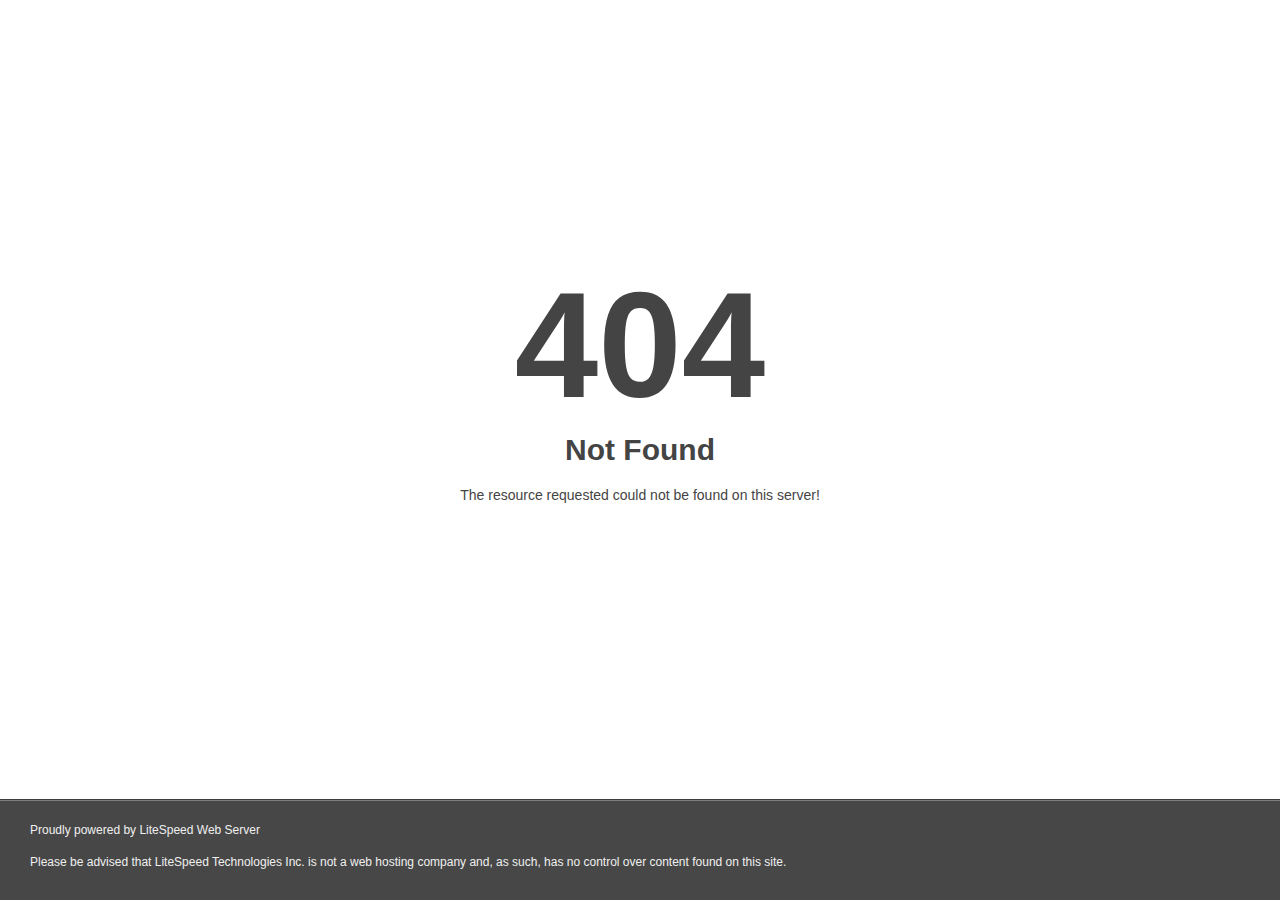
<file: others/images/flags/index.html>
<!DOCTYPE html>
<html style="height:100%">
<head>
<meta name="viewport" content="width=device-width, initial-scale=1, shrink-to-fit=no" />
<title> 404 Not Found
</title><style>@media (prefers-color-scheme:dark){body{background-color:#000!important}}</style></head>
<body style="color: #444; margin:0;font: normal 14px/20px Arial, Helvetica, sans-serif; height:100%; background-color: #fff;">
<div style="height:auto; min-height:100%; ">     <div style="text-align: center; width:800px; margin-left: -400px; position:absolute; top: 30%; left:50%;">
        <h1 style="margin:0; font-size:150px; line-height:150px; font-weight:bold;">404</h1>
<h2 style="margin-top:20px;font-size: 30px;">Not Found
</h2>
<p>The resource requested could not be found on this server!</p>
</div></div><div style="color:#f0f0f0; font-size:12px;margin:auto;padding:0px 30px 0px 30px;position:relative;clear:both;height:100px;margin-top:-101px;background-color:#474747;border-top: 1px solid rgba(0,0,0,0.15);box-shadow: 0 1px 0 rgba(255, 255, 255, 0.3) inset;">
<br>Proudly powered by LiteSpeed Web Server<p>Please be advised that LiteSpeed Technologies Inc. is not a web hosting company and, as such, has no control over content found on this site.</p></div></body></html>
</file>
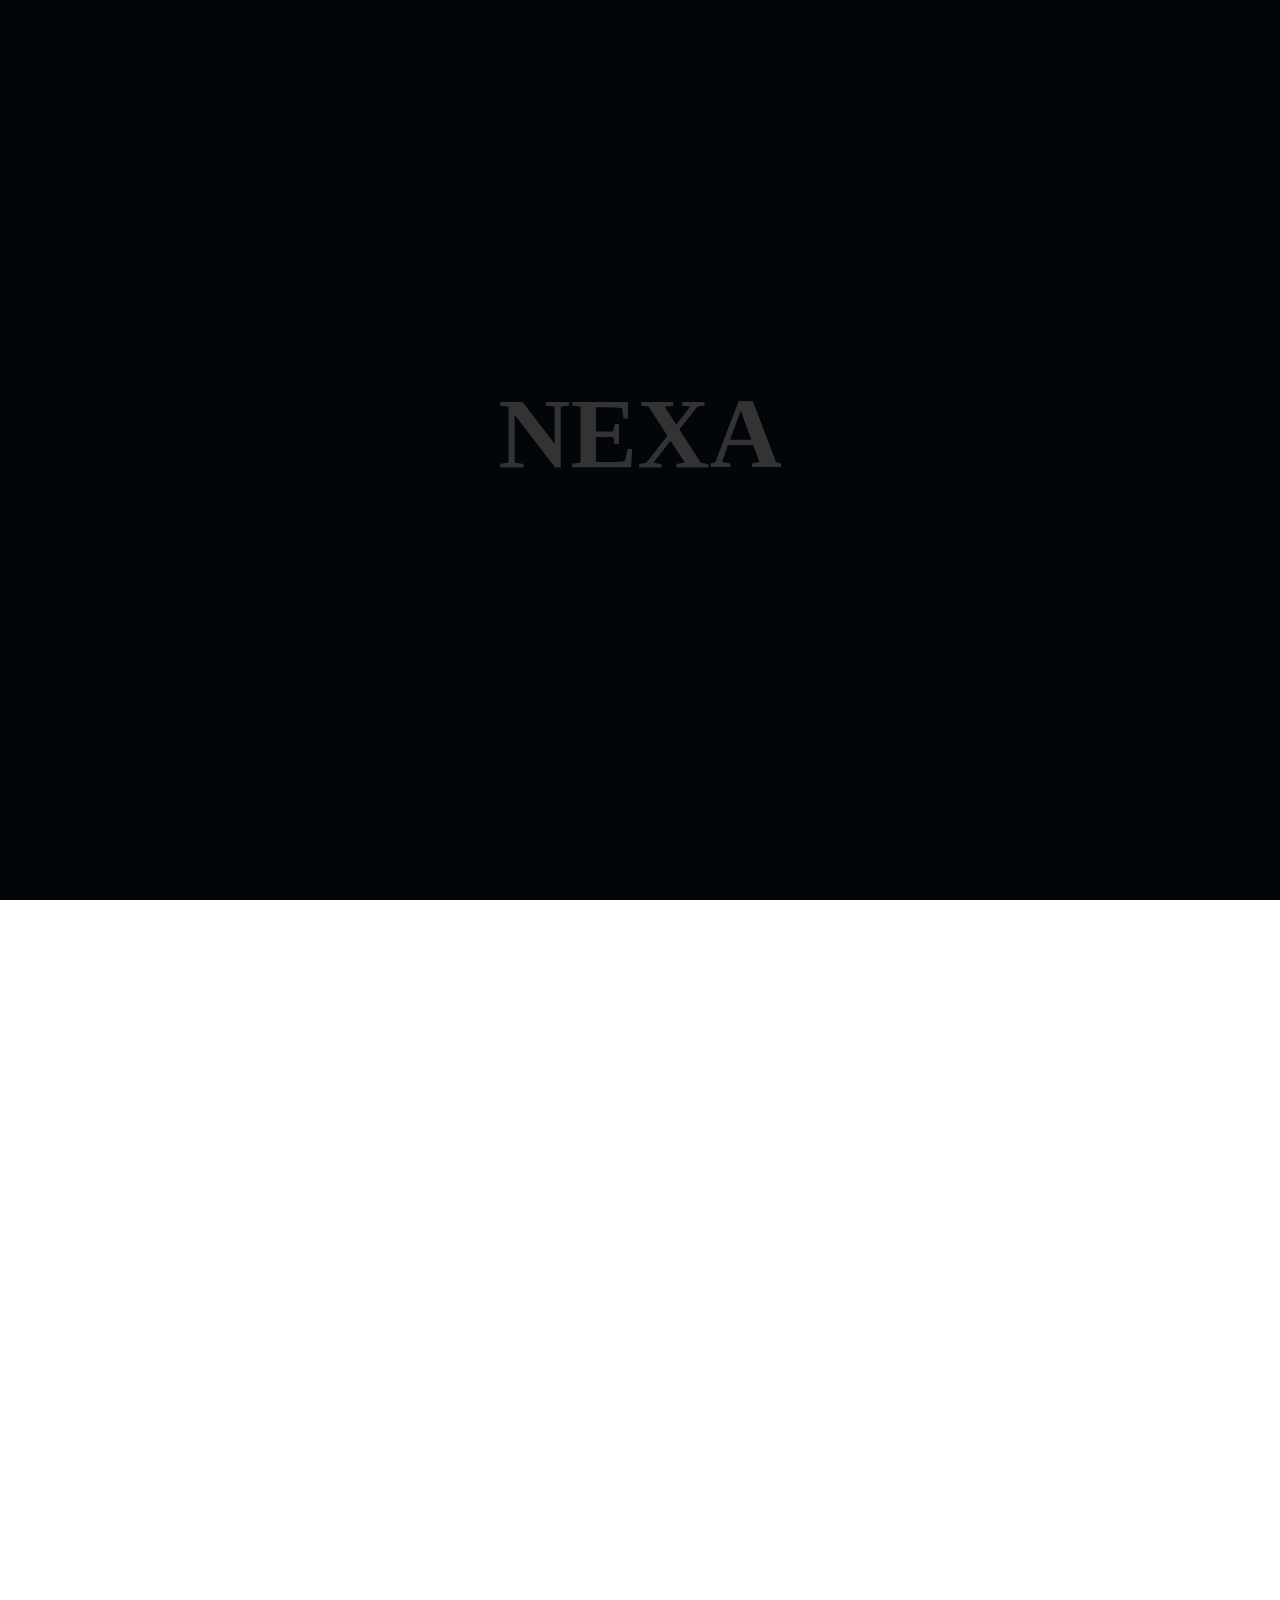
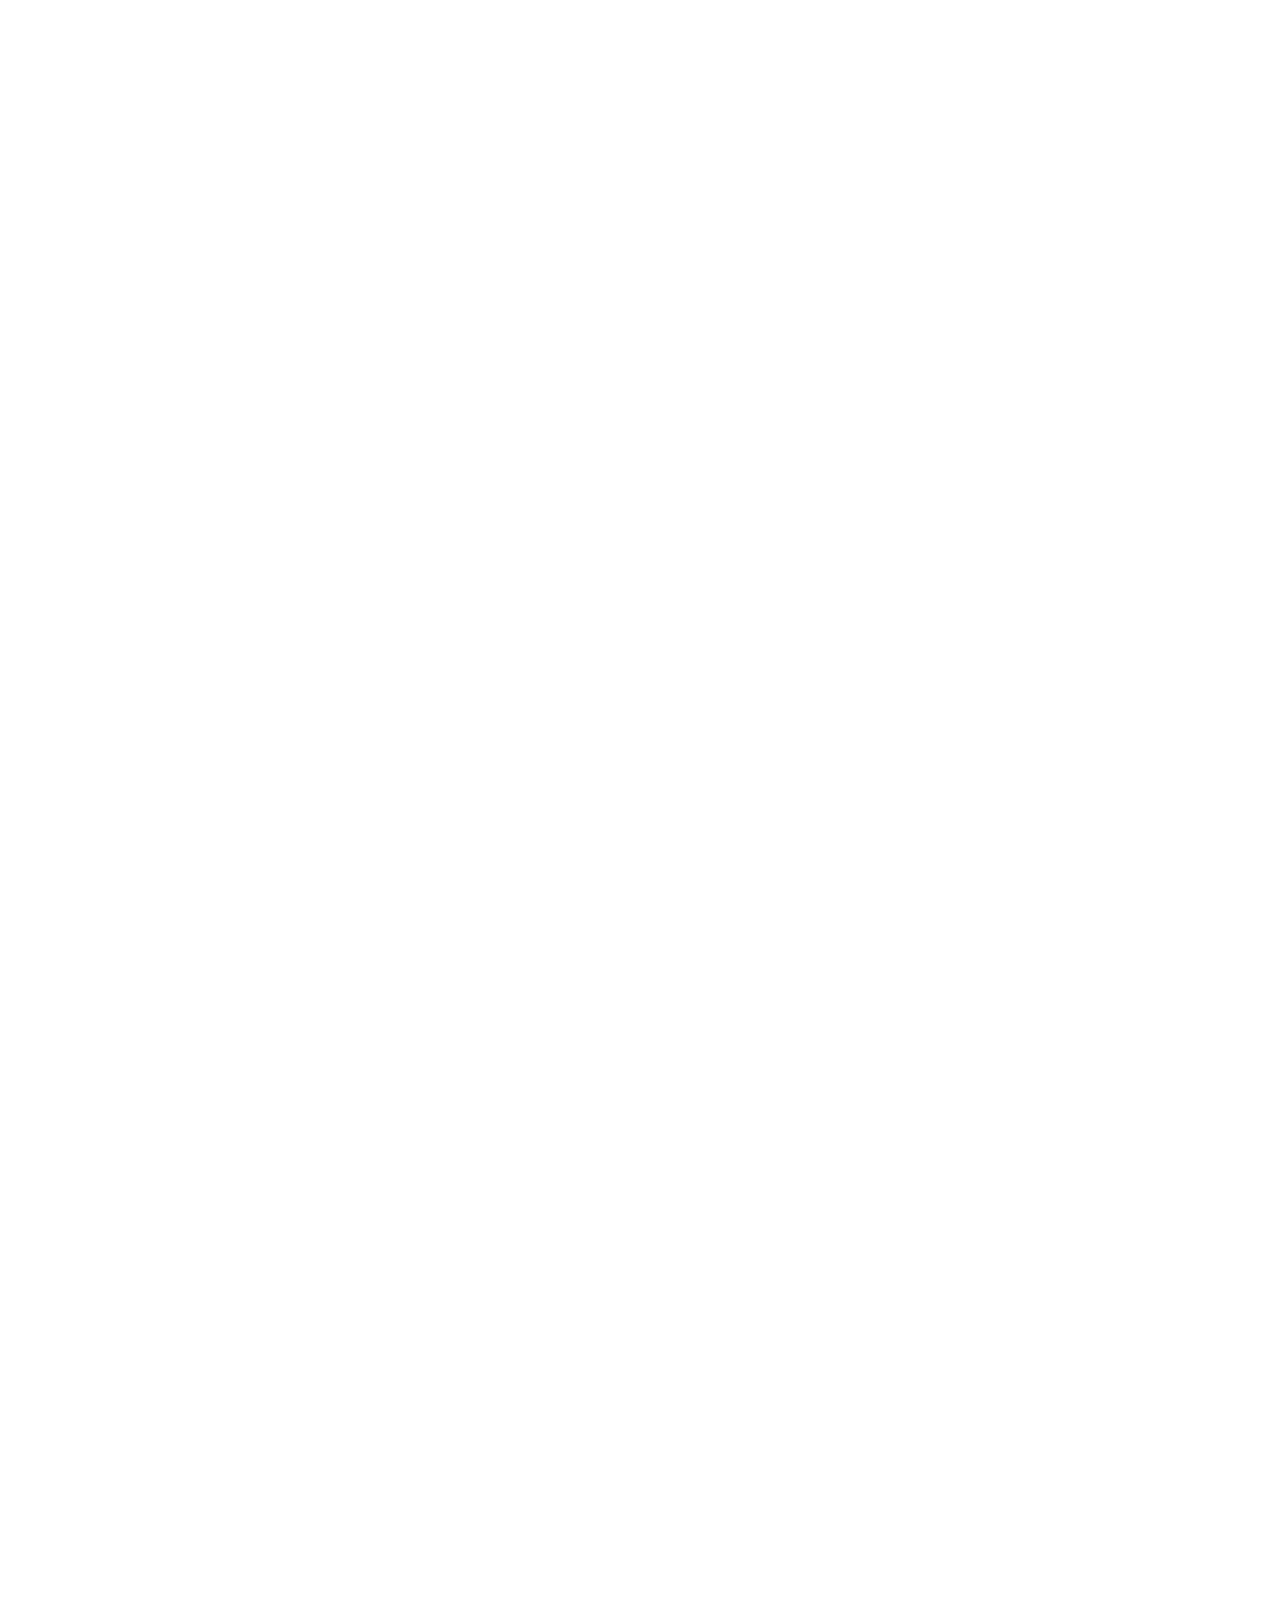
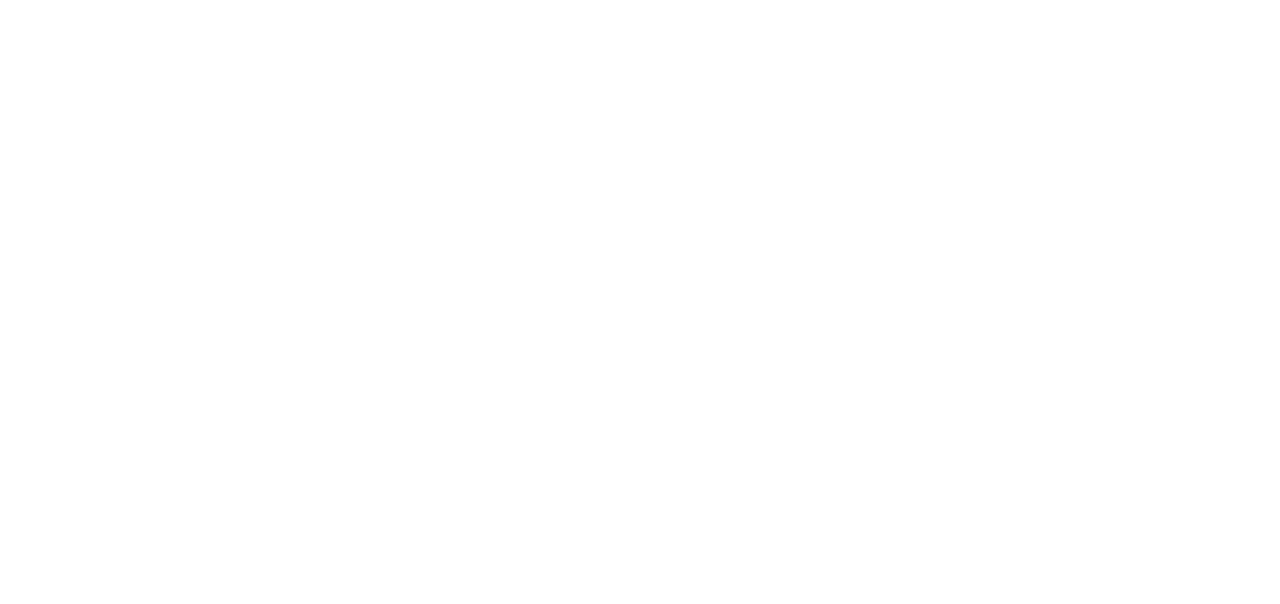
<file: project.html>
<!DOCTYPE html>
<html class="no-js" lang="en">
<head>
        <meta charset="utf-8">
        <meta http-equiv="x-ua-compatible" content="ie=edge">
        <meta name="viewport" content="width=device-width, initial-scale=1">
        <meta name="description" content="">
		
        <meta name="description" content="Explore successful projects delivered by N E X A 1337. From web development to AI chatbots and digital marketing campaigns.">
        <meta name="keywords" content="N E X A 1337 projects, portfolio, case studies, web design projects, AI chatbot projects, marketing campaigns">
        <meta property="og:title" content="Projects | N E X A 1337">
        <meta property="og:description" content="See our portfolio of AI, web, and marketing projects.">
        <meta property="og:type" content="website">


        <!-- Site Title -->
        <title>N E X A 1337 - Projects</title>

        <!-- Place favicon.ico in the root directory -->
        <link rel="shortcut icon" type="image/x-icon" href="assets/img/favicon.png">

        <!-- CSS here -->
        <link rel="stylesheet" href="assets/css/bootstrap.min.css">
        <link rel="stylesheet" href="assets/css/fontawesome.min.css">
        <link rel="stylesheet" href="assets/css/venobox.min.css">
        <link rel="stylesheet" href="assets/css/odometer.min.css">
        <link rel="stylesheet" href="assets/css/nice-select.css">
        <link rel="stylesheet" href="assets/css/carouselTicker.css">
        <link rel="stylesheet" href="assets/css/swiper.min.css">
        <link rel="stylesheet" href="assets/css/main.css">
    </head>

    <body>
        <!-- header-area-start -->
        <header class="header inner-header sticky-active">
            <div class="primary-header">
                <div class="primary-header-inner">
                    <div class="header-logo d-lg-block">
                        <a href="index.html">
                            <img src="assets/img/logo/logo-2.png" alt="Logo">
                        </a>
                    </div>
                    <div class="header-right-wrap">
                        <div class="header-menu-wrap">
                            <div class="mobile-menu-items">
                                <ul>
                                    <li><a href="#hero">Home</a></li>
                                    <li><a href="./others/about.html">About</a></li>
                                    <li><a href="./others/locations.html">Locations</a></li>
                                    <li><a href="./others/services.html">Services</a></li>
                                    <li><a href="./others/pricing.html">Pricing</a></li>
                                    <li><a href="project.html">Project</a></li>
                                </ul>
                            </div>
                        </div>
                        <!-- /.header-menu-wrap -->
                        <div class="header-right">
                            <div class="sidebar-icon">
                                <button class="sidebar-trigger open">
                                    <svg width="24" height="23" viewBox="0 0 24 23" fill="none" xmlns="http://www.w3.org/2000/svg">
                                        <path d="M0.300781 0H5.30078V5H0.300781V0Z" fill="currentColor"/>
                                        <path d="M0.300781 9H5.30078V14H0.300781V9Z" fill="currentColor"/>
                                        <path d="M0.300781 18H5.30078V23H0.300781V18Z" fill="currentColor"/>
                                        <path d="M9.30078 0H14.3008V5H9.30078V0Z" fill="currentColor"/>
                                        <path d="M9.30078 9H14.3008V14H9.30078V9Z" fill="currentColor"/>
                                        <path d="M9.30078 18H14.3008V23H9.30078V18Z" fill="currentColor"/>
                                        <path d="M18.3008 0H23.3008V5H18.3008V0Z" fill="currentColor"/>
                                        <path d="M18.3008 9H23.3008V14H18.3008V9Z" fill="currentColor"/>
                                        <path d="M18.3008 18H23.3008V23H18.3008V18Z" fill="currentColor"/>
                                        </svg>
                                </button>
                            </div>
                        </div>
                        <!-- /.header-right -->
                    </div>
                </div>
                <!-- /.primary-header-inner -->
            </div>
        </header>
        <!-- /.Main Header -->

        <div id="popup-search-box">
            <div class="box-inner-wrap d-flex align-items-center">
                <form id="form" action="#" method="get" role="search">
                    <input id="popup-search" type="text" name="s" placeholder="Type keywords here...">
                </form>
                <div class="search-close"><i class="fa-sharp fa-regular fa-xmark"></i></div>
            </div>
        </div>
        <!-- /#popup-search-box -->

        <div id="sidebar-area" class="sidebar-area">
            <button class="sidebar-trigger close">
                <svg
                    class="sidebar-close"
                    xmlns="http://www.w3.org/2000/svg"
                    xmlns:xlink="http://www.w3.org/1999/xlink"
                    x="0px"
                    y="0px"
                    width="16px"
                    height="12.7px"
                    viewBox="0 0 16 12.7"
                    style="enable-background: new 0 0 16 12.7"
                    xml:space="preserve"
                >
                    <g>
                        <rect
                            x="0"
                            y="5.4"
                            transform="matrix(0.7071 -0.7071 0.7071 0.7071 -2.1569 7.5208)"
                            width="16"
                            height="2"
                        ></rect>
                        <rect
                            x="0"
                            y="5.4"
                            transform="matrix(0.7071 0.7071 -0.7071 0.7071 6.8431 -3.7929)"
                            width="16"
                            height="2"
                        ></rect>
                    </g>
                </svg>
            </button>
            <div class="side-menu-content">
                <div class="side-menu-logo">
                    <a class="dark-img" href="index.html"><img src="assets/img/logo/logo-2.png" alt="logo"></a>
                    <a class="light-img" href="index.html"><img src="assets/img/logo/logo-3.png" alt="logo"></a>
                </div>
                <div class="side-menu-wrap"></div>
                <div class="side-menu-about">
                    <div class="side-menu-header">
                        <h3>About N E X A</h3>
                    </div>
                    <p><b>NEXA:</b> A Future Driven Digital Agency Delivering Design, Marketing, and Growth Solutions For Businesses Everywhere.</p>
                </div>
                <div class="side-menu-contact">
                    <div class="side-menu-header">
                        <h3>Contact N E X A</h3>
                    </div>
                    <ul class="side-menu-list">
                        <li>
                            <i class="fas fa-map-marker-alt"></i>
                            <p>Online / Serving Clients Worldwide </p>
                        </li>
                        <li>
                            <i class="fas fa-phone"></i>
                            <a href="https://wa.me/+212679440068">Chat with us</a>
                        </li>
                        <li>
                            <i class="fas fa-envelope-open-text"></i>
                            <a href="mailto:support@nexa1337.com">support@nexa1337.com</a>
                        </li>
                    </ul>
                </div>
                <ul class="side-menu-social">
                    <li class="instagram"><a href="https://instagram.com/nexa1337" target="_blank"><i class="fab fa-instagram"></i></a></li>
                    <li class="tiktok"><a href="https://tiktok.com/@nexa.1337" target="_blank"><i class="fab fa-tiktok"></i></a></li>
                    <li class="linkedin"><a href="https://www.linkedin.com/in/nexa1337" target="_blank"><i class="fab fa-linkedin"></i></a></li>
                </ul>
            </div>
        </div>
        <!--/.sidebar-area-->

        <div id="preloader">
            <div class="loading" data-loading-text="Nexa"></div>
        </div>
        <!-- ./ preloader -->

    <div id="smooth-wrapper">
        <div id="smooth-content">

        <section class="page-header" data-background="assets/img/bg-img/page-header-bg1.jpg">
            <div class="overlay"></div>
            <div class="shapes">
                <div class="shape shape-1"><img src="assets/img/shapes/page-header-shape-1.png" alt="shape"></div>
                <div class="shape shape-2"><img src="assets/img/shapes/page-header-shape-2.png" alt="shape"></div>
                <div class="shape shape-3"><img src="assets/img/shapes/page-header-shape-3.png" alt="shape"></div>
            </div>
            <div class="container">
                <div class="page-header-content text-center">
                    <h1 class="title">Some Projects</h1>
                    <h4 class="sub-title"><a class="home" href="index.html">Home </a><span></span><a class="inner-page" href="project.html"> Project</a></h4>
                </div>
            </div>
        </section>
        <!-- ./ page-header -->

        <section class="case-study pt-130 pb-130 fade-wrapper">
            <div class="container">
                <div class="row gy-4">
                    <div class="col-md-6">
                        <div class="cs-item fade-top">
                            <div class="cs-thumb">
                                <img src="assets/img/project/preview 01.avif" alt="img">
                                <a class="cs-btn" href="assets/img/project/01.png" target="_blank"><i class="fa-light fa-arrow-right-long"></i></a>
                            </div>
                            <div class="cs-content">
                                <span class="number">01</span>
                                <h3 class="title"><a href="assets/img/project/preview 01.avif" target="_blank">Restaurant</a></h3>
                            </div>
                        </div>
                    </div>
                    <div class="col-md-6">
                        <div class="cs-item fade-top">
                            <div class="cs-thumb">
                                <img src="assets/img/project/preview 02.avif" alt="img">
                                <a class="cs-btn" href="assets/img/project/02.png" target="_blank"><i class="fa-light fa-arrow-right-long"></i></a>
                            </div>
                            <div class="cs-content">
                                <span class="number">02</span>
                                <h3 class="title"><a href="assets/img/project/preview 02.avif" target="_blank">Multi Vendor Car Listing Directory</a></h3>
                            </div>
                        </div>
                    </div>
                     <div class="col-md-6">
                        <div class="cs-item fade-top">
                            <div class="cs-thumb">
                                <img src="assets/img/project/preview 03.avif" alt="img">
                                <a class="cs-btn" href="assets/img/project/03.png" target="_blank"><i class="fa-light fa-arrow-right-long"></i></a>
                            </div>
                            <div class="cs-content">
                                <span class="number">03</span>
                                <h3 class="title"><a href="assets/img/project/preview 03.avif" target="_blank">Multivendor Real Estate</a></h3>
                            </div>
                        </div>
                    </div>
                    <div class="col-md-6">
                        <div class="cs-item fade-top">
                            <div class="cs-thumb">
                                <img src="assets/img/project/preview 04.avif" alt="img">
                                <a class="cs-btn" href="assets/img/project/04.png" target="_blank"><i class="fa-light fa-arrow-right-long"></i></a>
                            </div>
                            <div class="cs-content">
                                <span class="number">04</span>
                                <h3 class="title"><a href="assets/img/project/preview 04.avif" target="_blank">Spa</a></h3>
                            </div>
                        </div>
                    </div>
                    <div class="col-md-6">
                        <div class="cs-item fade-top">
                            <div class="cs-thumb">
                                <img src="assets/img/project/preview 05.avif" alt="img">
                                <a class="cs-btn" href="assets/img/project/05.png" target="_blank"><i class="fa-light fa-arrow-right-long"></i></a>
                            </div>
                            <div class="cs-content">
                                <span class="number">05</span>
                                <h3 class="title"><a href="assets/img/project/preview 05.avif" target="_blank">Fitness Gym</a></h3>
                            </div>
                        </div>
                    </div>
                    <div class="col-md-6">
                        <div class="cs-item fade-top">
                            <div class="cs-thumb">
                                <img src="assets/img/project/preview 06.avif" alt="img">
                                <a class="cs-btn" href="assets/img/project/06.png" target="_blank"><i class="fa-light fa-arrow-right-long"></i></a>
                            </div>
                            <div class="cs-content">
                                <span class="number">06</span>
                                <h3 class="title"><a href="assets/img/project/06.png" target="_blank">Grocery Delivery</a></h3>
                            </div>
                        </div>
                    </div>
					<div class="col-md-6">
                        <div class="cs-item fade-top">
                            <div class="cs-thumb">
                                <img src="assets/img/project/preview 07.avif" alt="img">
                                <a class="cs-btn" href="assets/img/project/07.png" target="_blank"><i class="fa-light fa-arrow-right-long"></i></a>
                            </div>
                            <div class="cs-content">
                                <span class="number">07</span>
                                <h3 class="title"><a href="assets/img/project/07.png" target="_blank">Modern Car Rental Booking</a></h3>
                            </div>
                        </div>
                    </div>
					<div class="col-md-6">
                        <div class="cs-item fade-top">
                            <div class="cs-thumb">
                                <img src="assets/img/project/preview 08.avif" alt="img">
                                <a class="cs-btn" href="assets/img/project/08.png" target="_blank"><i class="fa-light fa-arrow-right-long"></i></a>
                            </div>
                            <div class="cs-content">
                                <span class="number">08</span>
                                <h3 class="title"><a href="assets/img/project/08.png" target="_blank">Vacation Rental</a></h3>
                            </div>
                        </div>
                    </div>
					<div class="col-md-6">
                        <div class="cs-item fade-top">
                            <div class="cs-thumb">
                                <img src="assets/img/project/preview 09.avif" alt="img">
                                <a class="cs-btn" href="assets/img/project/09.png" target="_blank"><i class="fa-light fa-arrow-right-long"></i></a>
                            </div>
                            <div class="cs-content">
                                <span class="number">09</span>
                                <h3 class="title"><a href="assets/img/project/09.png" target="_blank">Fast Food Delivery</a></h3>
                            </div>
                        </div>
                    </div>
                </div>
            </div>
        </section>
        <!-- ./ case-study -->

        <footer class="footer-section footer-2 footer-4 bg-dark-1">
            <div class="shape"><img src="assets/img/shapes/footer-bg-shape.png" alt="footer"></div>
            <div class="container">
                <div class="row footer-wrap">
                    <div class="col-lg-3 col-md-6">
                        <div class="footer-widget logo-widget">
                            <div class="widget-header">
                                <div class="footer-logo">
                                    <a href="index.html"><img src="assets/img/logo/logo-2.png" alt="logo"></a>
                                </div>
                            </div>
                            <p>NEXA is where creativity meets strategy.
We build brands, craft digital experiences,
and empower businesses to grow globally.
                            </p>
                            <ul class="social-list list-2">
                                <li class="instagram">
                                    <a href="https://instagram.com/nexa1337" target="_blank"><i class="fab fa-instagram"></i></a>
                                </li>
								<li class="Tiktok">
                                    <a href="https://tiktok.com/@nexa.1337" target="_blank"><i class="fab fa-tiktok"></i></a>
                                </li>
								<li class="linkedin">
                                    <a href="https://www.linkedin.com/in/nexa1337" target="_blank"><i class="fab fa-linkedin"></i></a>
                                </li>
                            </ul>
                        </div>
                    </div>
                    <div class="col-lg-3 col-md-6">
                        <div class="footer-widget footer-col-2">
                            <div class="widget-header">
                                <h3 class="widget-title">Useful Links</h3>
                            </div>
                            <ul class="footer-list">
                                <li><a href="./others/about.html">About Us</a></li>
                                <li><a href="./others/locations.html">Our Locations</a></li>
                                <li><a href="./others/services.html">Our Services</a></li>
                                <li><a href="./others/pricing.html">Our Praicing</a></li>
                            </ul>
                        </div>
                    </div>
                    <div class="col-lg-3 col-md-6">
                        <div class="footer-widget">
                            <div class="widget-header">
                                <h3 class="widget-title">Contact Us</h3>
                            </div>
                            <ul class="address-list">
                                <li><a href="mailto:support@nexa1337.com">support@nexa1337.com</a></li>
                                <li><a href="https://wa.me/+212679440068">+212 (679440068</a></li>
                                <li>Based Online – Serving Clients Worldwide <br> Rabat, Morocco 📍 </li>
                            </ul>
                        </div>
                    </div>
                    <div class="col-lg-3 col-md-6">
                        <div class="footer-widget">
                            <div class="widget-header">
                                <h3 class="widget-title">Subscribe newsletter</h3>
                            </div>
                            <div class="footer-form mb-20">
                                <form action="#" class="rr-subscribe-form">
                                    <input class="form-control" type="email" name="email" placeholder="Email address">
                                    <input type="hidden" name="action" value="mailchimpsubscribe">
                                    <button class="submit">Sign Up</button>
                                    <div class="clearfix"></div>
                                </form>
                            </div>
                            <div class="form-check form-item">
                                <input class="form-check-input" type="checkbox" value="" id="man">
                                <label class="form-check-label" for="man">
                                    I’m okay with getting emails and having
                                    that tracked to improve my experience
                                </label>
                            </div>
                        </div>
                    </div>
                </div>
            </div>
            <div class="copyright-area">
                <div class="container">
                    <div class="row copyright-content justify-content-center">
                        <div class="col-lg-6 col-md-12">
                        <p class="mb-0">© 2025 N E X A Agency. All Rights Reserved.</p>
                        </div>
                        <div class="col-lg-6 col-md-12">
                            <ul class="copyright-list">
                                <li><a href="./others/Terms and Conditions.html">Terms & Conditions</a></li>
                                <li><a href="./others/Privacy Policy.html">Privacy Policy</a></li>
                            </ul>
                        </div>
                    </div>
                </div>
            </div>
        </footer>
        <!-- ./ footer-section -->

        </div>
    </div>

        <div id="scroll-percentage"><span id="scroll-percentage-value"></span></div>
        <!--scrollup-->
-
        <div id="theme-toogle" class="switcher-button">
            <div class="switcher-button-inner-left"></div>
            <div class="switcher-button-inner"></div>
        </div>

        <!-- JS here -->
        <script src="assets/js/vendor/jquary-3.6.0.min.js"></script>
        <script src="assets/js/vendor/bootstrap-bundle.js"></script>
        <script src="assets/js/vendor/imagesloaded-pkgd.js"></script>
        <script src="assets/js/vendor/waypoints.min.js"></script>
        <script src="assets/js/vendor/venobox.min.js"></script>
        <script src="assets/js/vendor/odometer.min.js"></script>
        <script src="assets/js/vendor/meanmenu.js"></script>
        <script src="assets/js/vendor/jquery.isotope.js"></script>
        <script src="assets/js/vendor/swiper.min.js"></script>
        <script src="assets/js/vendor/split-type.min.js"></script>
        <script src="assets/js/vendor/gsap.min.js"></script>
        <script src="assets/js/vendor/scroll-trigger.min.js"></script>
        <script src="assets/js/vendor/scroll-smoother.js"></script>
        <script src="assets/js/vendor/jquery.carouselTicker.js"></script>
        <script src="assets/js/vendor/nice-select.js"></script>
        <script src="assets/js/slider.js"></script>
        <script src="assets/js/contact.js"></script>
        <script src="assets/js/main.js"></script>
    </body>
</html>
</file>
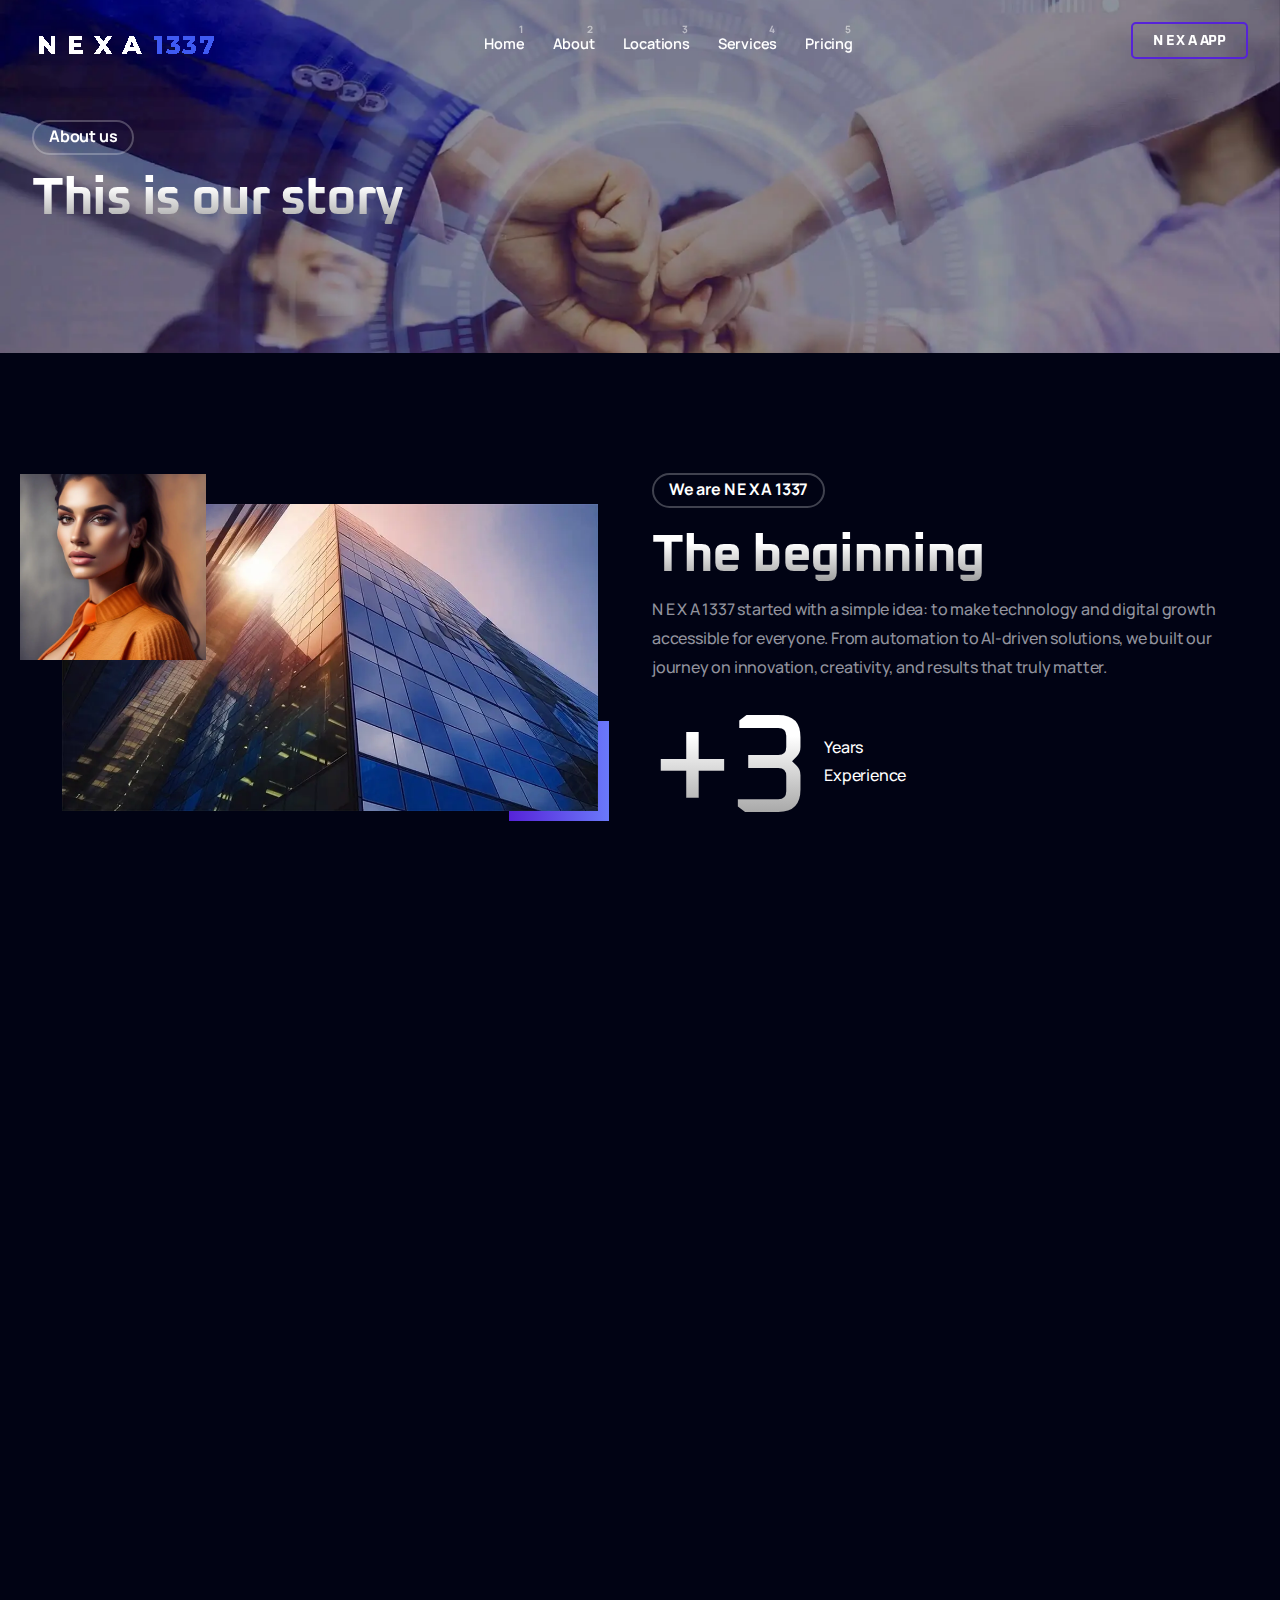
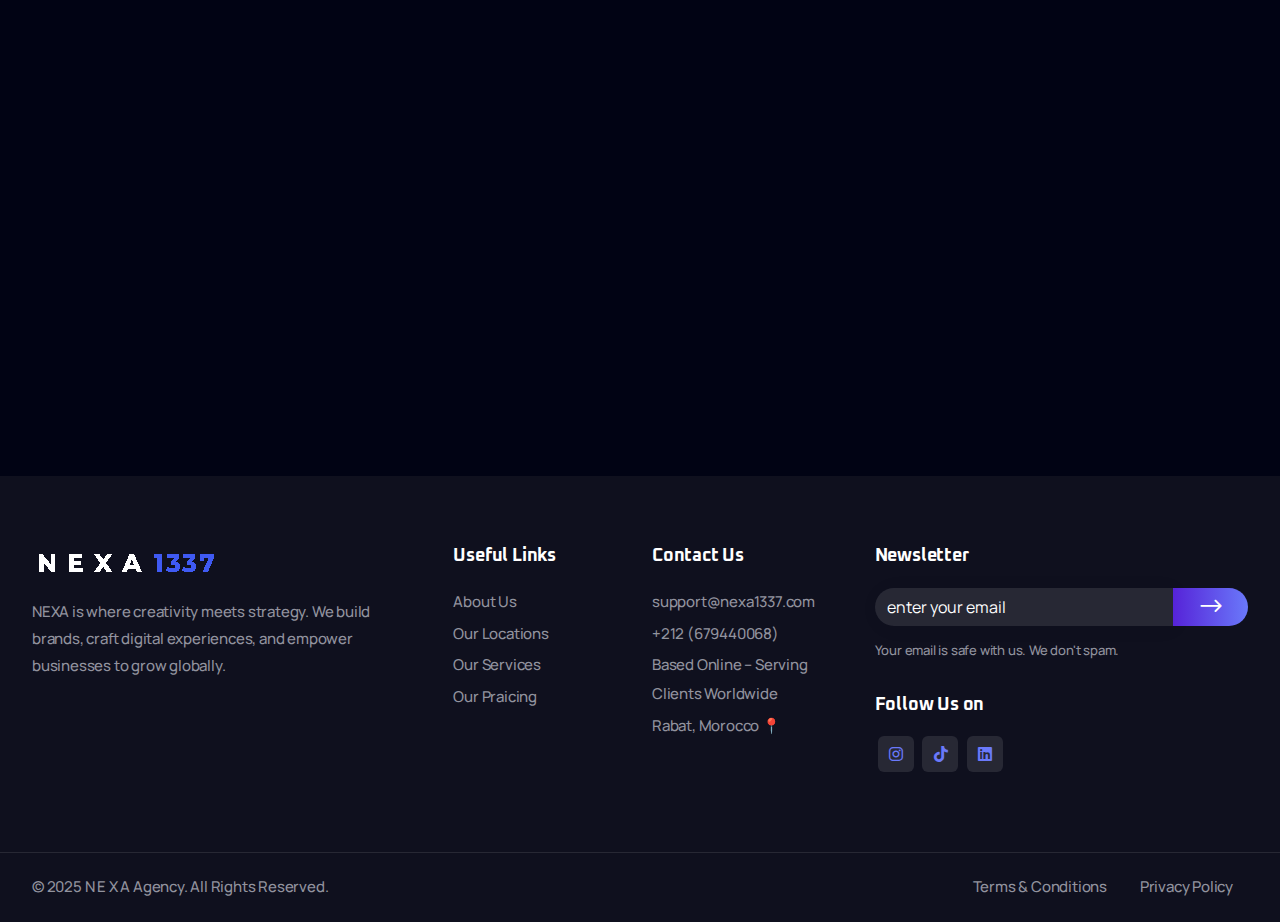
<file: others/about.html>
<!DOCTYPE html>
<html lang="en">
<head>
    <title>N E X A 1337 - Abouat Us</title>
    <link rel="icon" href="./images/favicon.png" type="image/gif" sizes="16x16">
    <meta content="text/html;charset=utf-8" http-equiv="Content-Type">
    <meta content="width=device-width, initial-scale=1.0" name="viewport" >
    <meta content="N E X A 1337 - digital agency" name="description" >
    <meta content="" name="keywords" >
    <meta content="Marouan Anouar" name="author" >
    <!-- CSS Files
    ================================================== -->
    <link href="css/bootstrap.min.css" rel="stylesheet" type="text/css" id="bootstrap">
    <link href="css/plugins.css" rel="stylesheet" type="text/css" >
    <link href="css/swiper.css" rel="stylesheet" type="text/css" >
    <link href="css/style.css" rel="stylesheet" type="text/css" >
    <link href="css/coloring.css" rel="stylesheet" type="text/css" >
    <!-- color scheme -->
    <link id="colors" href="css/colors/scheme-01.css" rel="stylesheet" type="text/css" >

</head>

<body class="dark-scheme">
    <div id="wrapper">
        <div class="float-text show-on-scroll">
            <span><a href="#">Scroll to top</a></span>
        </div>
        <div class="scrollbar-v show-on-scroll"></div>
        <!-- page preloader begin -->
        <div id="de-loader"></div>
        <!-- page preloader close -->

        <!-- header begin -->
        <header class="transparent">
            <div class="container">
                <div class="row">
                    <div class="col-md-12">
                        <div class="de-flex sm-pt10">
                            <div class="de-flex-col">
                                <div class="de-flex-col">
                                    <!-- logo begin -->
                                    <div id="logo">
                                        <a href="../index.html">
                                            <img class="logo-main" src="images/logo.png" alt="" >
                                            <img class="logo-mobile" src="images/logo-mobile.png" alt="" >
                                        </a>
                                    </div>
                                    <!-- logo close -->
                                </div>
                            </div>
                            <div class="de-flex-col header-col-mid">
                                <ul id="mainmenu">
                                    <li><a class="menu-item" href="../index.html">Home</a></li>
                                    <li><a class="menu-item" href="./about.html">About</a></li>
                                    <li><a class="menu-item" href="locations.html">Locations</a></li>
                                    <li><a class="menu-item" href="services.html">Services</a></li>
                                    <li><a class="menu-item" href="pricing.html">Pricing</a></li>
                                </ul>
                            </div>
                            <div class="de-flex-col">
                                <div class="menu_side_area">
                                    <a href="£" class="btn-main btn-line"><span>N E X A APP</span></a>
                                    <span id="menu-btn"></span>
                                </div>
                            </div>
                        </div>
                    </div>
                </div>
            </div>
        </header>
        <!-- header close -->
        <!-- content begin -->
        <div class="no-bottom no-top" id="content">
            <div id="top"></div>

            <section id="subheader" class="jarallax">
                <img src="images/background/subheader-about.webp" class="jarallax-img" alt="">
                <div class="container z-1000">
                    <div class="row">
                        <div class="col-lg-12">
                            <div class="subtitle wow fadeInUp mb-3">About us</div>
                        </div>
                        <div class="col-lg-6">
                            <h2 class="wow fadeInUp mb20" data-wow-delay=".2s">This is our story</h2>
                        </div>                 
                    </div>
                </div>
            </section>
            
            <section class="no-bottom">
                <div class="container">
                    <div class="row align-items-center gh-5">
                        <div class="col-lg-6 position-relative">
                            <div class="images-deco-1">
                                <img src="images/misc/building.webp" class="d-img-1 wow zoomIn" data-wow-delay="0s" alt="">
                                <img src="images/misc/girl-ai.webp" class="d-img-2 wow zoomIn" data-wow-delay=".5s" alt="">
                                <div class="d-img-3 bg-color wow zoomIn" data-wow-delay=".6s"></div>
                            </div>
                        </div>
                        <div class="col-lg-6">
                            <div class="subtitle mb20">We are N E X A 1337</div>
                            <h2 class="wow fadeInUp">The beginning</h2>
                            <p class="wow fadeInUp">N E X A 1337 started with a simple idea: to make technology and digital growth accessible for everyone. From automation to AI-driven solutions, we built our journey on innovation, creativity, and results that truly matter.</p>
                            <div class="year-card wow fadeInUp">
                                <h1><span class="id-color">+3</span></h1>
                                <div class="atr-desc">Years<br>Experience</div>
                            </div>
                        </div>
                    </div>
                </div>
            </section>

            <section  class="no-bottom">
                <div class="container">
                    <div class="row">
                        <div class="col-lg-8 offset-lg-2">
                            <div class="row gx-5">
                                <div class="col-lg-6 col-md-6 wow fadeInRight" data-wow-delay=".2s">
                                    <h4>Our Vision</h4>
                                    <p>To become a leading digital agency that empowers businesses and individuals worldwide through AI, automation, and next-generation digital strategies.</p>
                                </div>
                                <div class="col-lg-6 col-md-6 wow fadeInRight" data-wow-delay=".4s">
                                    <h4>Our Mission</h4>
                                    <p>We aim to simplify complex digital challenges by offering smart, scalable, and innovative solutions — from one-time services like website development and AI chatbots, to ongoing services like social media management and media buying.</p>
                                </div>
                            </div>
                        </div>
                    </div>
                </div>
            </section>

            <section class="no-bottom wow fadeInUp">
                <div class="container">
                    <div class="row">
                        <div class="col-lg-3">
                            <div class="subtitle mb20">Our solid team</div>
                            <h2 class="mb20 wow fadeInUp">Behind the scene</h2>
                        </div>

                        <div class="col-lg-3 col-md-6 col-sm-6 mb-sm-30">
                            <div class="f-profile text-center">
                                <div class="fp-wrap f-invert">
                                    <div class="fpw-overlay">
                                        <div class="fpwo-wrap">
                                            <div class="fpwow-icons">
                                                <a href="#"><i class="fa-brands fa-facebook fa-lg"></i></a>
                                                <a href="#"><i class="fa-brands fa-twitter fa-lg"></i></a>
                                                <a href="#"><i class="fa-brands fa-linkedin fa-lg"></i></a>
                                                <a href="#"><i class="fa-brands fa-instagram fa-lg"></i></a>
                                                <a href="#"><i class="fa-brands fa-tiktok fa-lg"></i></a>
                                            </div>
                                        </div>
                                    </div>                                  
                                    <div class="fpw-overlay-btm"></div>
                                    <img src="images/team/1.webp" class="fp-image img-fluid" alt="">
                                </div>

                                <h4>Robyn Peel</h4>
                                CEO Founder
                            </div>
                        </div>
                        
                        <div class="col-lg-3 col-md-6 col-sm-6 mb-sm-30">
                            <div class="f-profile text-center">
                                <div class="fp-wrap f-invert">
                                    <div class="fpw-overlay">
                                        <div class="fpwo-wrap">
                                            <div class="fpwow-icons">
                                                <a href="#"><i class="fa-brands fa-facebook fa-lg"></i></a>
                                                <a href="#"><i class="fa-brands fa-twitter fa-lg"></i></a>
                                                <a href="#"><i class="fa-brands fa-linkedin fa-lg"></i></a>
                                                <a href="#"><i class="fa-brands fa-instagram fa-lg"></i></a>
                                                <a href="#"><i class="fa-brands fa-tiktok fa-lg"></i></a>
                                            </div>
                                        </div>
                                    </div>                                  
                                    <div class="fpw-overlay-btm"></div>
                                    <img src="images/team/3.webp" class="fp-image img-fluid" alt="">
                                </div>

                                <h4>Anna Shepard</h4>
                                Director
                            </div>
                        </div>
                        
                        <div class="col-lg-3 col-md-6 col-sm-6 mb-sm-30">
                            <div class="f-profile text-center">
                                <div class="fp-wrap f-invert">
                                    <div class="fpw-overlay">
                                        <div class="fpwo-wrap">
                                            <div class="fpwow-icons">
                                                <a href="#"><i class="fa-brands fa-facebook fa-lg"></i></a>
                                                <a href="#"><i class="fa-brands fa-twitter fa-lg"></i></a>
                                                <a href="#"><i class="fa-brands fa-linkedin fa-lg"></i></a>
                                                <a href="#"><i class="fa-brands fa-instagram fa-lg"></i></a>
                                                <a href="#"><i class="fa-brands fa-tiktok fa-lg"></i></a>
                                            </div>
                                        </div>
                                    </div>                                  
                                    <div class="fpw-overlay-btm"></div>
                                    <img src="images/team/4.webp" class="fp-image img-fluid" alt="">
                                </div>

                                <h4>Fynley Wilkinson</h4>
                                Developer
                            </div>
                        </div>
                    </div>
                </div>
            </section>

            <section>
                <div class="container">
                    <div class="row text-center">
                        <div class="col-lg-3 col-sm-6 mb-sm-30 position-relative">
                            <div class="de_count text-light wow fadeInUp">
                                <h3 class="timer id-color" data-to="1096" data-speed="3000">0</h3>
                                <h4 class="text-uppercase">+3<br>Experiance</h4>
                            </div>
                        </div>
                        <div class="col-lg-3 col-sm-6 mb-sm-30 position-relative">
                            <div class="de_count text-light wow fadeInUp">
                                <h3 class="timer text-line" data-to="50" data-speed="3000">0</h3>
                                <h4 class="text-uppercase">+50<br>Project</h4>
                            </div>
                        </div>
                        <div class="col-lg-3 col-sm-6 mb-sm-30 position-relative">
                            <div class="de_count text-light wow fadeInUp">
                                <h3 class="timer id-color" data-to="12" data-speed="3000">0</h3>
                                <h4 class="text-uppercase">+12<br>Members</h4>
                            </div>
                        </div>
                        <div class="col-lg-3 col-sm-6 mb-sm-30 position-relative">
                            <div class="de_count text-light wow fadeInUp">
                                <h3 class="timer text-line" data-to="20" data-speed="3000">0</h3>
                                <h4 class="text-uppercase">+20<br>Awards</h4>
                            </div>
                        </div>
                    </div>
                </div>
            </section>

        </div>
        <!-- content close -->
        <!-- footer begin -->
        <footer>
            <div class="container">
                <div class="row gx-5">
                    <div class="col-lg-4">
                        <img src="images/logo.png" alt="" >
                        <div class="spacer-20"></div>
                        <p>NEXA is where creativity meets strategy. We build brands, craft digital experiences, and empower businesses to grow globally.</p>
                    </div>
                    <div class="col-lg-4">
                        <div class="row">
                            <div class="col-lg-6 col-sm-6">
                                <div class="widget">
                                    <h5>Useful Links</h5>
                                    <ul>
                                        <li><a href="about.html">About Us</a></li>
                                <li><a href="locations.html">Our Locations</a></li>
                                <li><a href="service.html">Our Services</a></li>
                                <li><a href="pricing.html">Our Praicing</a></li>
                                    </ul>
                                </div>
                            </div>
                            <div class="col-lg-6 col-sm-6">
                                <div class="widget">
                                    <h5>Contact Us</h5>
                                    <ul>
                                        <li><a href="milto:support@nexa1337.com" target="_blank">support@nexa1337.com</a></li>
                                        <li><a href="https://wa.me/+212679440068">+212 (679440068)</a></li>
                                        <li><a href="#">Based Online – Serving Clients Worldwide</a></li>
                                        <li><a href="#">Rabat, Morocco 📍</a></li>
                                    </ul>
                                </div>
                            </div>
                        </div>
                    </div>
                    <div class="col-lg-4">
                        <div class="widget">
                            <h5>Newsletter</h5>
                            <form action="https://madebydesignesia.com/themes/playhost/blank.php" class="row form-dark" id="form_subscribe" method="post" name="form_subscribe">
                                <div class="col text-center">
                                    <input class="form-control" id="txt_subscribe" name="txt_subscribe" placeholder="enter your email" type="text" > <a href="#" id="btn-subscribe"><i class="arrow_right bg-color-secondary"></i></a>
                                    <div class="clearfix"></div>
                                </div>
                            </form>
                            <div class="spacer-10"></div>
                            <small>Your email is safe with us. We don't spam.</small>
                            <div class="spacer-30"></div>
                            <div class="widget">
                                <h5>Follow Us on</h5>
                                <div class="social-icons">
                                    <a href="https://instagram.com/nexa1337" target="_blank"><i class="fa-brands fa-instagram"></i></a>
                                    <a href="https://tiktok.com/@nexa.1337" target="_blank"><i class="fa-brands fa-tiktok"></i></a>
                                    <a href="https://www.linkedin.com/in/nexa1337" target="_blank"><i class="fa-brands fa-linkedin"></i></a>
                                </div>
                            </div>
                        </div>
                    </div>
                </div>
            </div>
            <div class="subfooter">
                <div class="container">
                    <div class="row">
                        <div class="col-md-12">
                            <div class="de-flex">
                                <div class="de-flex-col">
                                    <a href="../index.html">
                                        © 2025 N E X A Agency. All Rights Reserved.
                                    </a>
                                </div>
                                <ul class="menu-simple">
                                    <li><a href="Terms and Conditions.html">Terms &amp; Conditions</a></li>
                                    <li><a href="Privacy Policy.html">Privacy Policy</a></li>
                                </ul>
                            </div>
                        </div>
                    </div>
                </div>
            </div>
        </footer>
        <!-- footer close -->
    </div>
    
    <!-- Javascript Files
    ================================================== -->
    <script src="js/plugins.js"></script>
    <script src="js/designesia.js"></script>
</body>
</html>
</file>
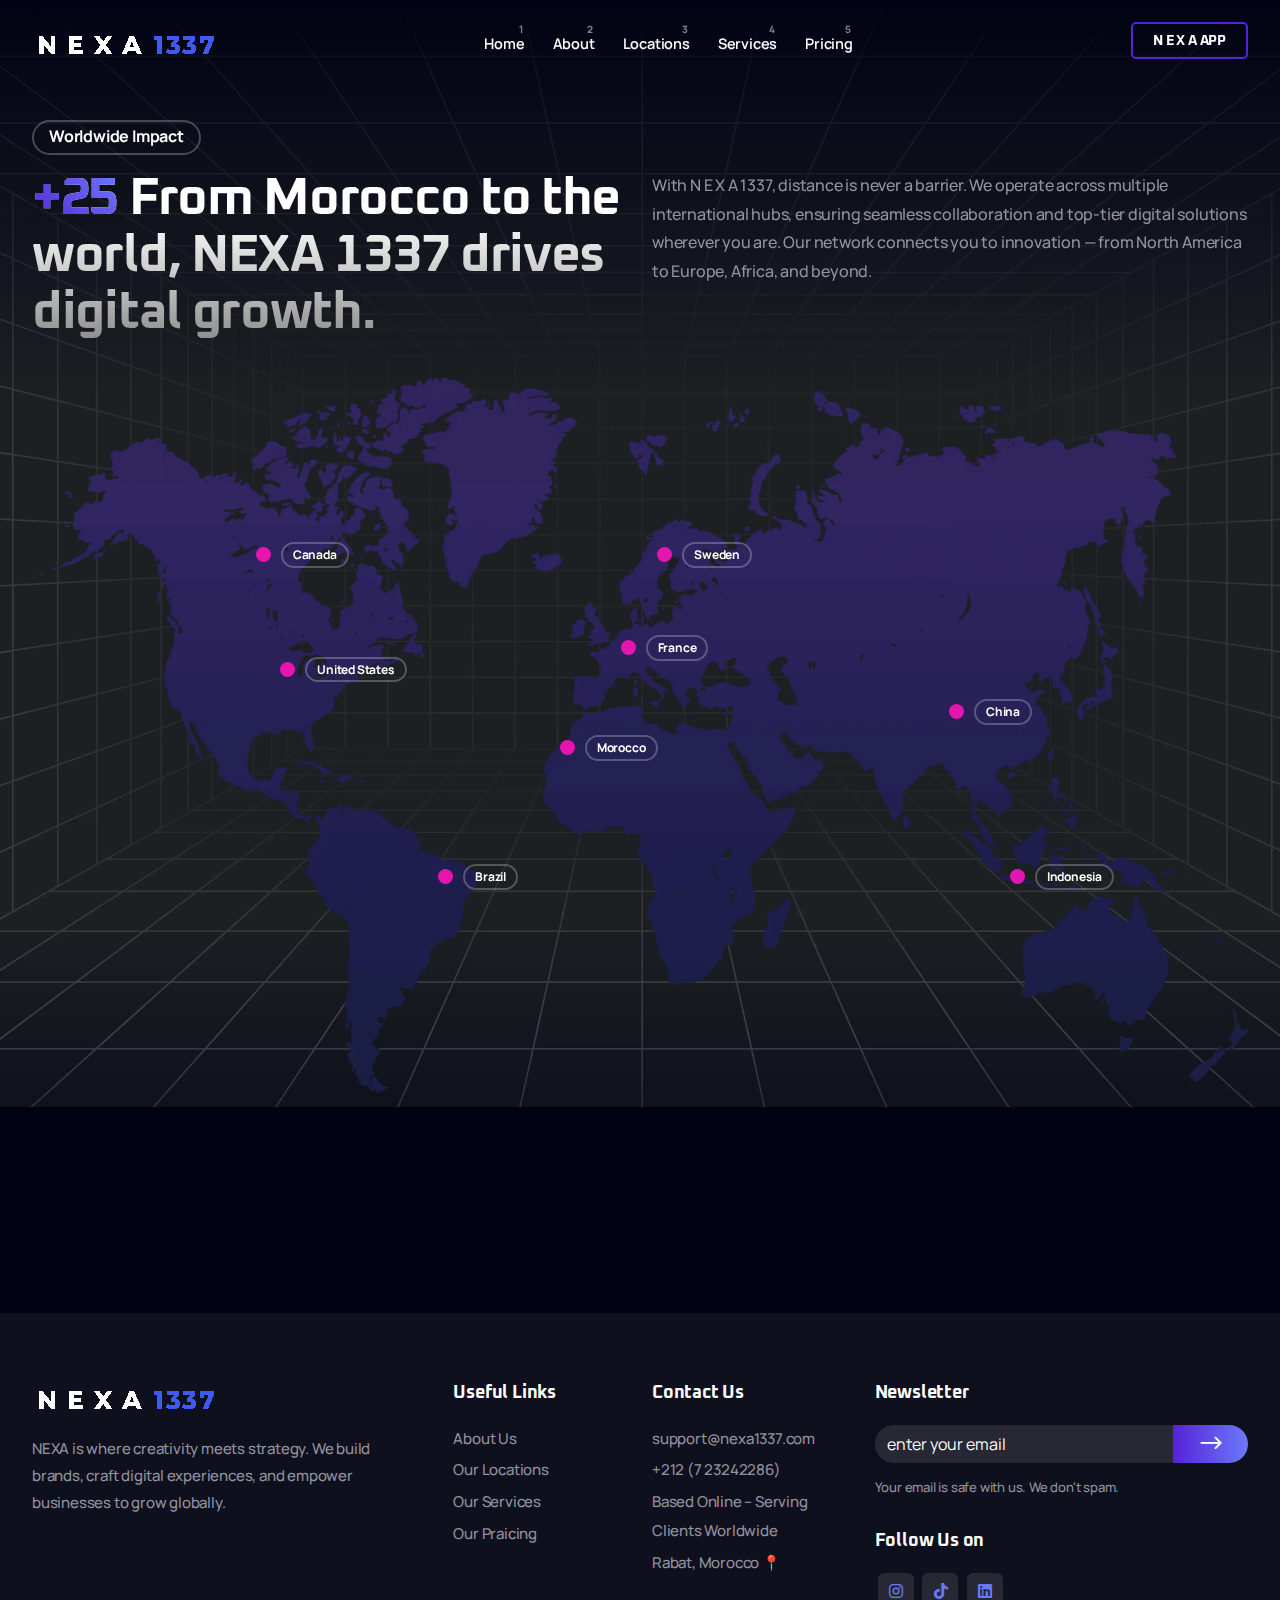
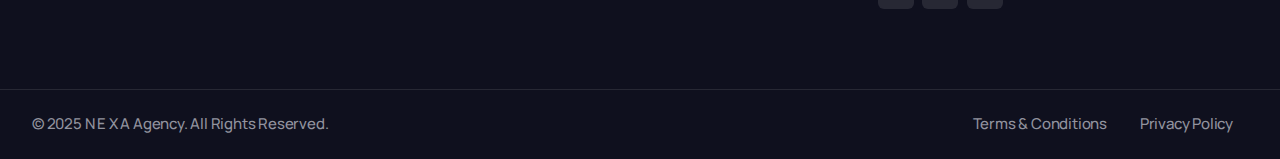
<file: others/locations.html>
<!DOCTYPE html>
<html lang="en">
<head>
    <title>N E X A 1337 - Location</title>
    <link rel="icon" href="./images/favicon.png" type="image/gif" sizes="16x16">
    <meta content="text/html;charset=utf-8" http-equiv="Content-Type">
    <meta content="width=device-width, initial-scale=1.0" name="viewport" >
    <meta content="N E X A 1337 - digital agency" name="description" >
    <meta content="" name="keywords" >
    <meta content="Marouan Anouar" name="author" >
	
    <meta name="description" content="N E X A 1337 provides digital services worldwide. Check our global locations and availability to support your business anywhere.">
    <meta name="keywords" content="N E X A 1337 locations, global presence, worldwide services, digital agency availability">
    <meta property="og:title" content="Locations | N E X A 1337">
    <meta property="og:description" content="Serving clients worldwide with our digital and AI-powered services.">
    <meta property="og:type" content="website">

    <!-- CSS Files
    ================================================== -->
    <link href="css/bootstrap.min.css" rel="stylesheet" type="text/css" id="bootstrap">
    <link href="css/plugins.css" rel="stylesheet" type="text/css" >
    <link href="css/swiper.css" rel="stylesheet" type="text/css" >
    <link href="css/style.css" rel="stylesheet" type="text/css" >
    <link href="css/coloring.css" rel="stylesheet" type="text/css" >
    <!-- color scheme -->
    <link id="colors" href="css/colors/scheme-01.css" rel="stylesheet" type="text/css" >

</head>

<body class="dark-scheme">
    <div id="wrapper">
        <div class="float-text show-on-scroll">
            <span><a href="#">Scroll to top</a></span>
        </div>
        <div class="scrollbar-v show-on-scroll"></div>
        <!-- page preloader begin -->
        <div id="de-loader"></div>
        <!-- page preloader close -->

        <!-- header begin -->
        <header class="transparent">
            <div class="container">
                <div class="row">
                    <div class="col-md-12">
                        <div class="de-flex sm-pt10">
                            <div class="de-flex-col">
                                <div class="de-flex-col">
                                    <!-- logo begin -->
                                    <div id="logo">
                                        <a href="../index.html">
                                            <img class="logo-main" src="images/logo.png" alt="" >
                                            <img class="logo-mobile" src="images/logo-mobile.png" alt="" >
                                        </a>
                                    </div>
                                    <!-- logo close -->
                                </div>
                            </div>
                            <div class="de-flex-col header-col-mid">
                                <ul id="mainmenu">
                                    <li><a class="menu-item" href="../index.html">Home</a></li>
                                    <li><a class="menu-item" href="./about.html">About</a></li>
                                    <li><a class="menu-item" href="locations.html">Locations</a></li>
                                    <li><a class="menu-item" href="services.html">Services</a></li>
                                    <li><a class="menu-item" href="pricing.html">Pricing</a></li>
                                </ul>
                            </div>
                            <div class="de-flex-col">
                                <div class="menu_side_area">
                                    <a href="£" class="btn-main btn-line"><span>N E X A APP</span></a>
                                    <span id="menu-btn"></span>
                                </div>
                            </div>
                        </div>
                    </div>
                </div>
            </div>
        </header>
        <!-- header close -->
        <!-- content begin -->
        <div class="no-bottom no-top" id="content">
            <div id="top"></div>
            
            <section class="jarallax">
                <div class="de-gradient-edge-top"></div>
                <div class="de-gradient-edge-bottom"></div>
                <img src="images/background/bg-grid.webp" class="jarallax-img" alt="">
                <div class="container z-1000">
                    <div class="row">
                        <div class="col-lg-12">
                            <div class="subtitle wow fadeInUp mb-3">Worldwide Impact</div>
                        </div>
                        <div class="col-lg-6">
                            <h2 class="wow fadeInUp mb20" data-wow-delay=".2s"><span class="text-gradient">+25</span> From Morocco to the world, NEXA 1337 drives digital growth.</h2>
                        </div>
                        <div class="col-lg-6">
                            With N E X A 1337, distance is never a barrier.
We operate across multiple international hubs, ensuring seamless collaboration and top-tier digital solutions wherever you are.
Our network connects you to innovation — from North America to Europe, Africa, and beyond.
                        </div>

                        <div class="spacer-10"></div>

                        <div class="col-lg-12 wow fadeInUp">
                            <div class="mb-sm-0">
                                <div class="de-map-hotspot">
                                    <div class="de-spot wow fadeIn" style="top:39%; left:20%">
                                        <span>United&nbsp;States</span>
                                        <div class="de-circle-1"></div>
                                        <div class="de-circle-2"></div>
                                    </div>
                                    <div class="de-spot wow fadeIn" style="top:76%; left:87%">
                                        <span>Australia</span>
                                        <div class="de-circle-1"></div>
                                        <div class="de-circle-2"></div>
                                    </div>
                                    <div class="de-spot wow fadeIn" style="top:68%; left:80%">
                                        <span>Indonesia</span>
                                        <div class="de-circle-1"></div>
                                        <div class="de-circle-2"></div>
                                    </div>
                                    <div class="de-spot wow fadeIn" style="top:23%; left:18%">
                                        <span>Canada</span>
                                        <div class="de-circle-1"></div>
                                        <div class="de-circle-2"></div>
                                    </div>
                                    <div class="de-spot wow fadeIn" style="top:68%; left:33%">
                                        <span>Brazil</span>
                                        <div class="de-circle-1"></div>
                                        <div class="de-circle-2"></div>
                                    </div>
                                    <div class="de-spot wow fadeIn" style="top:45%; left:75%">
                                        <span>China</span>
                                        <div class="de-circle-1"></div>
                                        <div class="de-circle-2"></div>
                                    </div>
                                    <div class="de-spot wow fadeIn" style="top:36%; left:48%">
                                        <span>France</span>
                                        <div class="de-circle-1"></div>
                                        <div class="de-circle-2"></div>
                                    </div>
									<div class="de-spot wow fadeIn" style="bottom:50%; right:57%">
                                        <span>Morocco</span>
                                        <div class="de-circle-1"></div>
                                        <div class="de-circle-2"></div>
                                    </div>
                                    <div class="de-spot wow fadeIn" style="top:23%; left:51%">
                                        <span>Sweden</span>
                                        <div class="de-circle-1"></div>
                                        <div class="de-circle-2"></div>
                                    </div>
                                    <div class="de-spot wow fadeIn" style="top:78%; left:53%">
                                        <span>South&nbsp;Africa</span>
                                        <div class="de-circle-1"></div>
                                        <div class="de-circle-2"></div>
                                    </div>
                                    <img src="images/misc/world-map.webp" class="img-fluid" alt="">
                                </div>
                            </div>
                        </div>                        
                    </div>
                </div>

                <div class="no-bottom wow fadeInRight d-flex z-1000">
                  <div class="de-marquee-list wow">
                    <div class="d-item">
					<span class="d-item-txt">Rabat</span>
                      <span class="d-item-display">
                        <i class="d-item-block"></i>
                      </span>
                      <span class="d-item-txt">London</span>
                      <span class="d-item-display">
                        <i class="d-item-block"></i>
                      </span>
                      <span class="d-item-txt">Paris</span>
                      <span class="d-item-display">
                        <i class="d-item-block"></i>
                      </span>
                      <span class="d-item-txt">Frankurt</span>
                      <span class="d-item-display">
                        <i class="d-item-block"></i>
                      </span>
                      <span class="d-item-txt">Amsterdam</span>
                      <span class="d-item-display">
                        <i class="d-item-block"></i>
                      </span>
                      <span class="d-item-txt">Stockholm</span>
                      <span class="d-item-display">
                        <i class="d-item-block"></i>
                      </span>
                      <span class="d-item-txt">Helsinki</span>
                      <span class="d-item-display">
                        <i class="d-item-block"></i>
                      </span>
                      <span class="d-item-txt">Los Angeles</span>
                      <span class="d-item-display">
                        <i class="d-item-block"></i>
                      </span>
                      <span class="d-item-txt">Quebec</span>
                      <span class="d-item-display">
                        <i class="d-item-block"></i>
                      </span>
                      <span class="d-item-txt">Singapore</span>
                      <span class="d-item-display">
                        <i class="d-item-block"></i>
                      </span>
                      <span class="d-item-txt">Sydney</span>
                      <span class="d-item-display">
                        <i class="d-item-block"></i>
                      </span>
                      <span class="d-item-txt">Sau Paulo</span>
                      <span class="d-item-display">
                        <i class="d-item-block"></i>
                      </span>
                      <span class="d-item-txt">Bangkok</span>
                      <span class="d-item-display">
                        <i class="d-item-block"></i>
                      </span>
                      <span class="d-item-txt">Jakarta</span>
                      <span class="d-item-display">
                        <i class="d-item-block"></i>
                      </span>
                     </div>
                  </div>
                </div>

            </section>

            
        </div>
        <!-- content close -->
         <!-- footer begin -->
        <footer>
            <div class="container">
                <div class="row gx-5">
                    <div class="col-lg-4">
                        <img src="images/logo.png" alt="" >
                        <div class="spacer-20"></div>
                        <p>NEXA is where creativity meets strategy. We build brands, craft digital experiences, and empower businesses to grow globally.</p>
                    </div>
                    <div class="col-lg-4">
                        <div class="row">
                            <div class="col-lg-6 col-sm-6">
                                <div class="widget">
                                    <h5>Useful Links</h5>
                                    <ul>
                                  <li><a href="about.html">About Us</a></li>
                                <li><a href="locations.html">Our Locations</a></li>
                                <li><a href="services.html">Our Services</a></li>
                                <li><a href="pricing.html">Our Praicing</a></li>
                                    </ul>
                                </div>
                            </div>
                            <div class="col-lg-6 col-sm-6">
                                <div class="widget">
                                    <h5>Contact Us</h5>
                                    <ul>
                                        <li><a href="milto:support@nexa1337.com" target="_blank">support@nexa1337.com</a></li>
                                        <li><a href="https://wa.me/+212723242286">+212 (7 23242286)</a></li>
                                        <li><a href="#">Based Online – Serving Clients Worldwide</a></li>
                                        <li><a href="#">Rabat, Morocco 📍</a></li>
                                    </ul>
                                </div>
                            </div>
                        </div>
                    </div>
                    <div class="col-lg-4">
                        <div class="widget">
                            <h5>Newsletter</h5>
                            <form action="https://madebydesignesia.com/themes/playhost/blank.php" class="row form-dark" id="form_subscribe" method="post" name="form_subscribe">
                                <div class="col text-center">
                                    <input class="form-control" id="txt_subscribe" name="txt_subscribe" placeholder="enter your email" type="text" > <a href="#" id="btn-subscribe"><i class="arrow_right bg-color-secondary"></i></a>
                                    <div class="clearfix"></div>
                                </div>
                            </form>
                            <div class="spacer-10"></div>
                            <small>Your email is safe with us. We don't spam.</small>
                            <div class="spacer-30"></div>
                            <div class="widget">
                                <h5>Follow Us on</h5>
                                <div class="social-icons">
                                    <a href="https://instagram.com/nexa1337" target="_blank"><i class="fa-brands fa-instagram"></i></a>
                                    <a href="https://tiktok.com/@nexa.1337" target="_blank"><i class="fa-brands fa-tiktok"></i></a>
                                    <a href="https://www.linkedin.com/in/nexa1337" target="_blank"><i class="fa-brands fa-linkedin"></i></a>
                                </div>
                            </div>
                        </div>
                    </div>
                </div>
            </div>
            <div class="subfooter">
                <div class="container">
                    <div class="row">
                        <div class="col-md-12">
                            <div class="de-flex">
                                <div class="de-flex-col">
                                    <a href="../index.html">
                                        © 2025 N E X A Agency. All Rights Reserved.
                                    </a>
                                </div>
                                <ul class="menu-simple">
                                    <li><a href="Terms and Conditions.html">Terms &amp; Conditions</a></li>
                                    <li><a href="Privacy Policy.html">Privacy Policy</a></li>
                                </ul>
                            </div>
                        </div>
                    </div>
                </div>
            </div>
        </footer>
        <!-- footer close -->
    </div>
    
    <!-- Javascript Files
    ================================================== -->
    <script src="js/plugins.js"></script>
    <script src="js/designesia.js"></script>
    <script src="js/custom-marquee.js"></script>
</body>
</html>
</file>
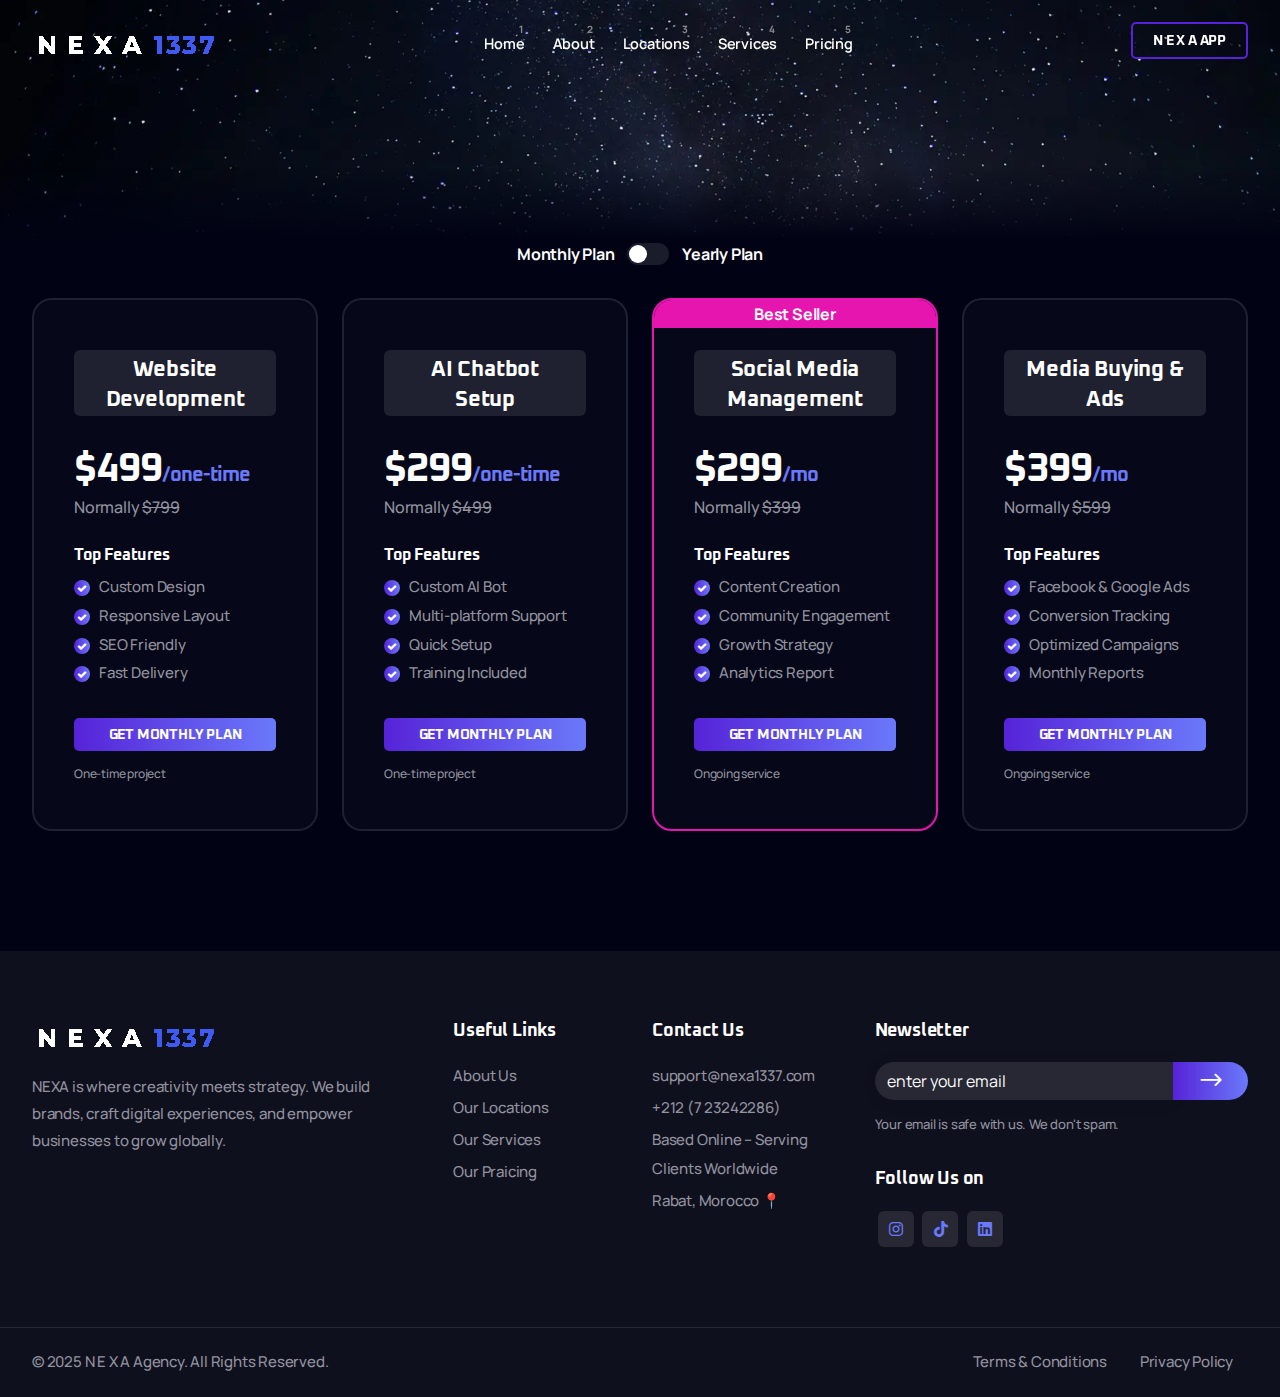
<file: others/pricing.html>
<!DOCTYPE html>
<html lang="en">
<head>
    <title>N E X A 1337 - Pricing</title>
    <link rel="icon" href="./images/favicon.png" type="image/gif" sizes="16x16">
    <meta content="text/html;charset=utf-8" http-equiv="Content-Type">
    <meta content="width=device-width, initial-scale=1.0" name="viewport" >
    <meta content="N E X A 1337 - digital agency" name="description" >
    <meta content="" name="keywords" >
    <meta content="Marouan Anouar" name="author" >
	
    <meta name="description" content="Check out N E X A 1337 pricing plans: one-time services and monthly packages tailored to your business needs.">
    <meta name="keywords" content="pricing N E X A 1337, service plans, digital agency pricing, AI solutions pricing, monthly plans">
    <meta property="og:title" content="Pricing | N E X A 1337">
    <meta property="og:description" content="Affordable pricing for AI, web development, and marketing services.">
    <meta property="og:type" content="website">

    <!-- CSS Files
    ================================================== -->
    <link href="css/bootstrap.min.css" rel="stylesheet" type="text/css" id="bootstrap">
    <link href="css/plugins.css" rel="stylesheet" type="text/css" >
    <link href="css/swiper.css" rel="stylesheet" type="text/css" >
    <link href="css/style.css" rel="stylesheet" type="text/css" >
    <link href="css/coloring.css" rel="stylesheet" type="text/css" >
    <!-- color scheme -->
    <link id="colors" href="css/colors/scheme-01.css" rel="stylesheet" type="text/css" >

</head>

<body class="dark-scheme">
    <div id="wrapper">
        <div class="float-text show-on-scroll">
            <span><a href="#">Scroll to top</a></span>
        </div>
        <div class="scrollbar-v show-on-scroll"></div>
        <!-- page preloader begin -->
        <div id="de-loader"></div>
        <!-- page preloader close -->

        <!-- header begin -->
        <header class="transparent">
            <div class="container">
                <div class="row">
                    <div class="col-md-12">
                        <div class="de-flex sm-pt10">
                            <div class="de-flex-col">
                                <div class="de-flex-col">
                                    <!-- logo begin -->
                                    <div id="logo">
                                        <a href="../index.html">
                                            <img class="logo-main" src="images/logo.png" alt="" >
                                            <img class="logo-mobile" src="images/logo-mobile.png" alt="" >
                                        </a>
                                    </div>
                                    <!-- logo close -->
                                </div>
                            </div>
                            <div class="de-flex-col header-col-mid">
                                <ul id="mainmenu">
                                    <li><a class="menu-item" href="../index.html">Home</a></li>
                                    <li><a class="menu-item" href="./about.html">About</a></li>
                                    <li><a class="menu-item" href="locations.html">Locations</a></li>
                                    <li><a class="menu-item" href="services.html">Services</a></li>
                                    <li><a class="menu-item" href="pricing.html">Pricing</a></li>
                                </ul>
                            </div>
                            <div class="de-flex-col">
                                <div class="menu_side_area">
                                    <a href="£" class="btn-main btn-line"><span>N E X A APP</span></a>
                                    <span id="menu-btn"></span>
                                </div>
                            </div>
                        </div>
                    </div>
                </div>
            </div>
        </header>
        <!-- header close -->
        <!-- content begin -->
        <div class="no-bottom no-top" id="content">
            <div id="top"></div>
            <!-- section begin -->
            <section id="subheader" class="jarallax">
                <div class="de-gradient-edge-bottom"></div>
                <img src="images/background/subheader-game.webp" class="jarallax-img" alt="">
                <div class="container z-1000">
                    <div class="row gx-5 align-items-center">
                           
                    </div>
                </div>
            </section>
            <!-- section close -->
			
			<section class="no-top">
    <div class="container">
        <div class="row">
            <div class="col-lg-12 text-center wow fadeInUp">
                <div class="switch-set">
                    <div>Monthly Plan</div>
                    <div><input id="sw-1" class="switch" type="checkbox"></div>
                    <div>Yearly Plan</div>
                    <div class="spacer-20"></div>
                </div>
            </div>

            <!-- Website Development -->
            <div class="col-xl-3 col-md-6 mb-sm-30 wow fadeInRight" data-wow-delay=".2s">
                <div class="de_pricing-table type-2">
                    <div class="d-head">
                        <h3>Website Development</h3>
                    </div>
                    <div class="d-price">
                        <h4 class="opt-1">$499<span>/one-time</span></h4>
                        <h4 class="opt-2">$449<span>/one-time</span></h4>
                        <p>Normally <s>$799</s></p>
                    </div>
                    <div class="d-group">
                        <h4>Top Features</h4>
                        <ul class="d-list">
                            <li>Custom Design</li>
                            <li>Responsive Layout</li>
                            <li>SEO Friendly</li>
                            <li>Fast Delivery</li>
                        </ul>
                    </div>
                    <div class="d-action">
                        <a href="#" class="btn-main opt-1 w-100"><span>Get Monthly Plan</span></a>
                        <a href="#" class="btn-main opt-2 w-100"><span>Get Yearly Plan</span></a>
                        <p>One-time project</p>
                    </div>
                </div>
            </div>

            <!-- AI Chatbot Setup -->
            <div class="col-xl-3 col-md-6 mb-sm-30 wow fadeInRight" data-wow-delay=".4s">
                <div class="de_pricing-table type-2">
                    <div class="d-head">
                        <h3>AI Chatbot Setup</h3>
                    </div>
                    <div class="d-price">
                        <h4 class="opt-1">$299<span>/one-time</span></h4>
                        <h4 class="opt-2">$249<span>/one-time</span></h4>
                        <p>Normally <s>$499</s></p>
                    </div>
                    <div class="d-group">
                        <h4>Top Features</h4>
                        <ul class="d-list">
                            <li>Custom AI Bot</li>
                            <li>Multi-platform Support</li>
                            <li>Quick Setup</li>
                            <li>Training Included</li>
                        </ul>
                    </div>
                    <div class="d-action">
                        <a href="#" class="btn-main opt-1 w-100"><span>Get Monthly Plan</span></a>
                        <a href="#" class="btn-main opt-2 w-100"><span>Get Yearly Plan</span></a>
                        <p>One-time project</p>
                    </div>
                </div>
            </div>

            <!-- Social Media Management -->
            <div class="col-xl-3 col-md-6 mb-sm-30 wow fadeInRight" data-wow-delay=".6s">
                <div class="de_pricing-table type-2 rec">
                    <div class="d-recommend">Best Seller</div>
                    <div class="d-head">
                        <h3>Social Media Management</h3>
                    </div>
                    <div class="d-price">
                        <h4 class="opt-1">$299<span>/mo</span></h4>
                        <h4 class="opt-2">$249<span>/mo</span></h4>
                        <p>Normally <s>$399</s></p>
                    </div>
                    <div class="d-group">
                        <h4>Top Features</h4>
                        <ul class="d-list">
                            <li>Content Creation</li>
                            <li>Community Engagement</li>
                            <li>Growth Strategy</li>
                            <li>Analytics Report</li>
                        </ul>
                    </div>
                    <div class="d-action">
                        <a href="#" class="btn-main opt-1 w-100"><span>Get Monthly Plan</span></a>
                        <a href="#" class="btn-main opt-2 w-100"><span>Get Yearly Plan</span></a>
                        <p>Ongoing service</p>
                    </div>
                </div>
            </div>

            <!-- Media Buying & Ads -->
            <div class="col-xl-3 col-md-6 mb-sm-30 wow fadeInRight" data-wow-delay=".8s">
                <div class="de_pricing-table type-2">
                    <div class="d-head">
                        <h3>Media Buying & Ads</h3>
                    </div>
                    <div class="d-price">
                        <h4 class="opt-1">$399<span>/mo</span></h4>
                        <h4 class="opt-2">$349<span>/mo</span></h4>
                        <p>Normally <s>$599</s></p>
                    </div>
                    <div class="d-group">
                        <h4>Top Features</h4>
                        <ul class="d-list">
                            <li>Facebook & Google Ads</li>
                            <li>Conversion Tracking</li>
                            <li>Optimized Campaigns</li>
                            <li>Monthly Reports</li>
                        </ul>
                    </div>
                    <div class="d-action">
                        <a href="#" class="btn-main opt-1 w-100"><span>Get Monthly Plan</span></a>
                        <a href="#" class="btn-main opt-2 w-100"><span>Get Yearly Plan</span></a>
                        <p>Ongoing service</p>
                    </div>
                </div>
            </div>

        </div>
    </div>
</section>

        </div>
        <!-- content close -->
         <!-- footer begin -->
        <footer>
            <div class="container">
                <div class="row gx-5">
                    <div class="col-lg-4">
                        <img src="images/logo.png" alt="" >
                        <div class="spacer-20"></div>
                        <p>NEXA is where creativity meets strategy. We build brands, craft digital experiences, and empower businesses to grow globally.</p>
                    </div>
                    <div class="col-lg-4">
                        <div class="row">
                            <div class="col-lg-6 col-sm-6">
                                <div class="widget">
                                    <h5>Useful Links</h5>
                                    <ul>
                                      <li><a href="about.html">About Us</a></li>
                                <li><a href="locations.html">Our Locations</a></li>
                                <li><a href="services.html">Our Services</a></li>
                                <li><a href="pricing.html">Our Praicing</a></li>
                                    </ul>
                                </div>
                            </div>
                            <div class="col-lg-6 col-sm-6">
                                <div class="widget">
                                    <h5>Contact Us</h5>
                                    <ul>
                                        <li><a href="milto:support@nexa1337.com" target="_blank">support@nexa1337.com</a></li>
                                        <li><a href="https://wa.me/+212723242286">+212 (7 23242286)</a></li>
                                        <li><a href="#">Based Online – Serving Clients Worldwide</a></li>
                                        <li><a href="#">Rabat, Morocco 📍</a></li>
                                    </ul>
                                </div>
                            </div>
                        </div>
                    </div>
                    <div class="col-lg-4">
                        <div class="widget">
                            <h5>Newsletter</h5>
                            <form action="https://madebydesignesia.com/themes/playhost/blank.php" class="row form-dark" id="form_subscribe" method="post" name="form_subscribe">
                                <div class="col text-center">
                                    <input class="form-control" id="txt_subscribe" name="txt_subscribe" placeholder="enter your email" type="text" > <a href="#" id="btn-subscribe"><i class="arrow_right bg-color-secondary"></i></a>
                                    <div class="clearfix"></div>
                                </div>
                            </form>
                            <div class="spacer-10"></div>
                            <small>Your email is safe with us. We don't spam.</small>
                            <div class="spacer-30"></div>
                            <div class="widget">
                                <h5>Follow Us on</h5>
                                <div class="social-icons">
                                    <a href="https://instagram.com/nexa1337" target="_blank"><i class="fa-brands fa-instagram"></i></a>
                                    <a href="https://tiktok.com/@nexa.1337" target="_blank"><i class="fa-brands fa-tiktok"></i></a>
                                    <a href="https://www.linkedin.com/in/nexa1337" target="_blank"><i class="fa-brands fa-linkedin"></i></a>
                                </div>
                            </div>
                        </div>
                    </div>
                </div>
            </div>
            <div class="subfooter">
                <div class="container">
                    <div class="row">
                        <div class="col-md-12">
                            <div class="de-flex">
                                <div class="de-flex-col">
                                    <a href="../index.html">
                                        © 2025 N E X A Agency. All Rights Reserved.
                                    </a>
                                </div>
                                <ul class="menu-simple">
                                   <li><a href="Terms and Conditions.html">Terms &amp; Conditions</a></li>
                                    <li><a href="Privacy Policy.html">Privacy Policy</a></li>
                                </ul>
                            </div>
                        </div>
                    </div>
                </div>
            </div>
        </footer>
        <!-- footer close -->
    </div>
    <!-- Javascript Files
    ================================================== -->
	<script src='https://cdn.jotfor.ms/agent/embedjs/01991b38e30e7835855131b33a7e371a6d59/embed.js'></script>
    <script src="js/plugins.js"></script>
    <script src="js/designesia.js"></script>

</body>
</html>
</file>
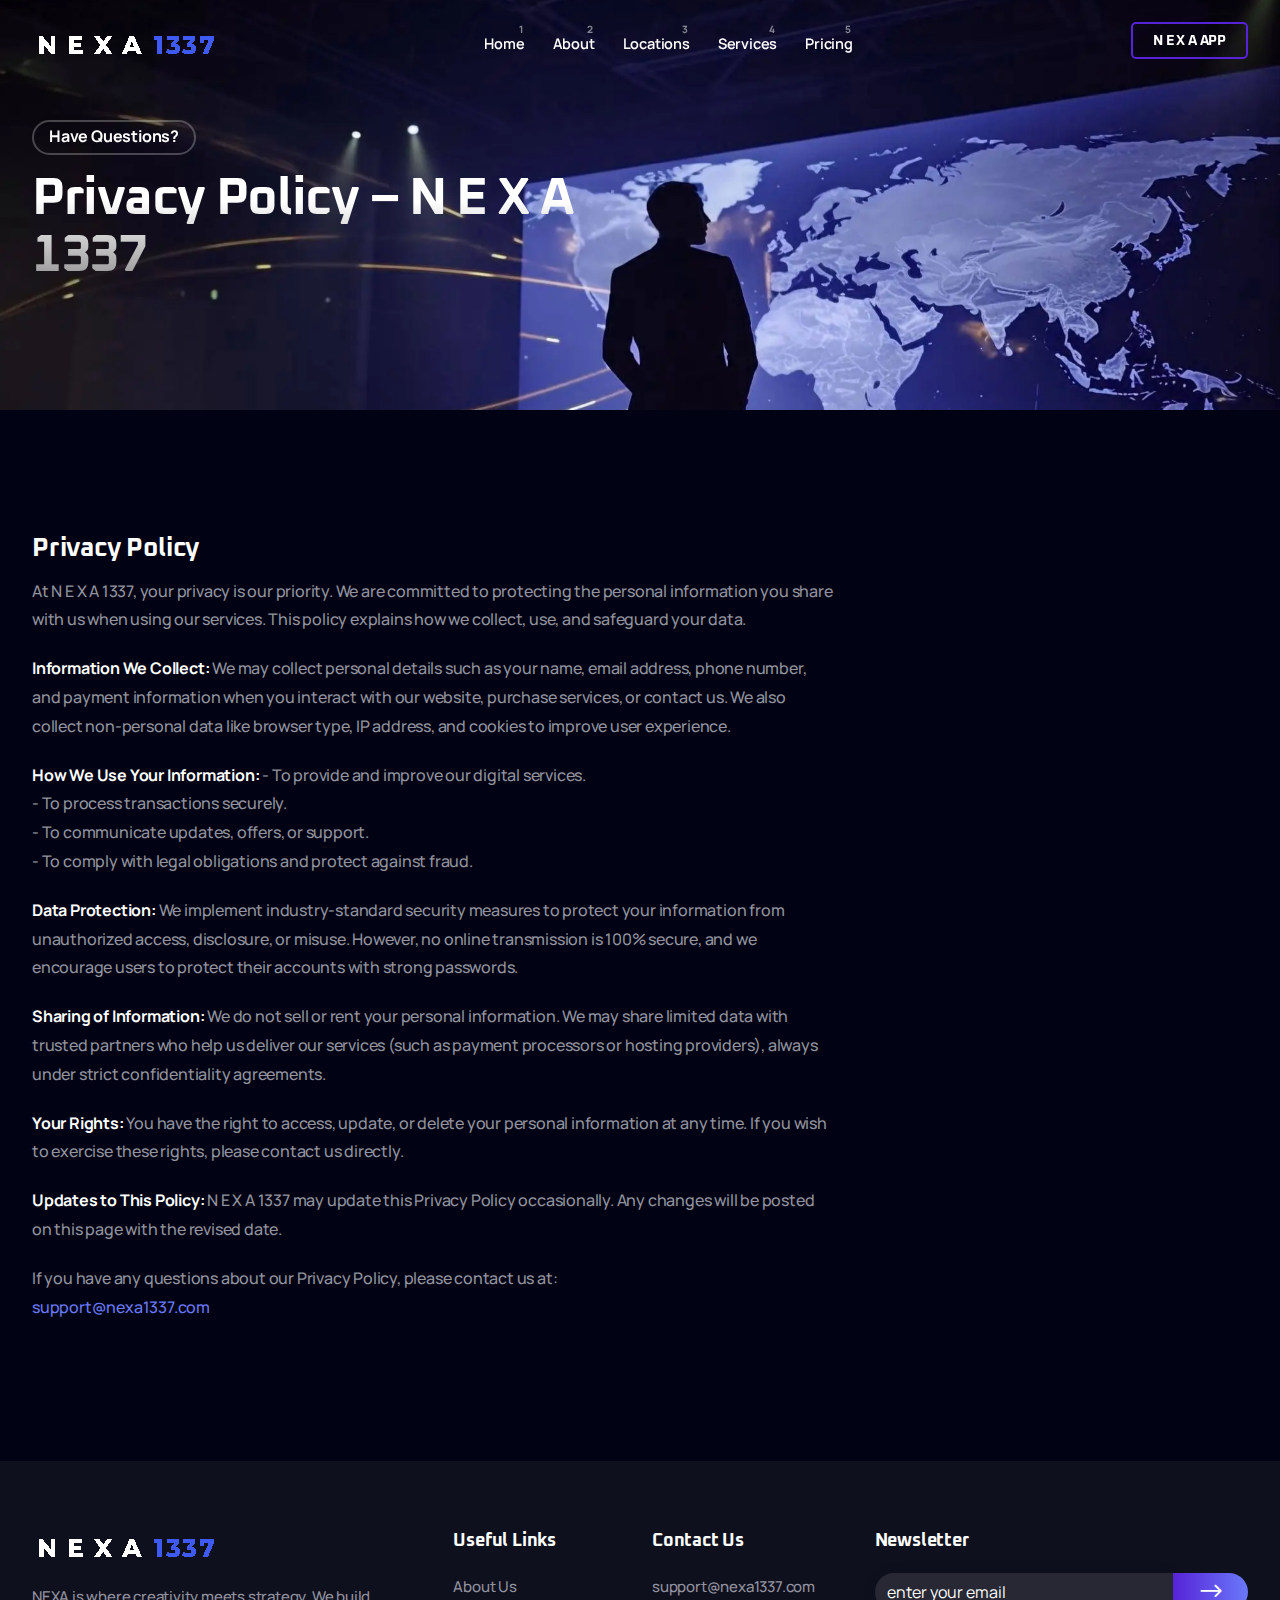
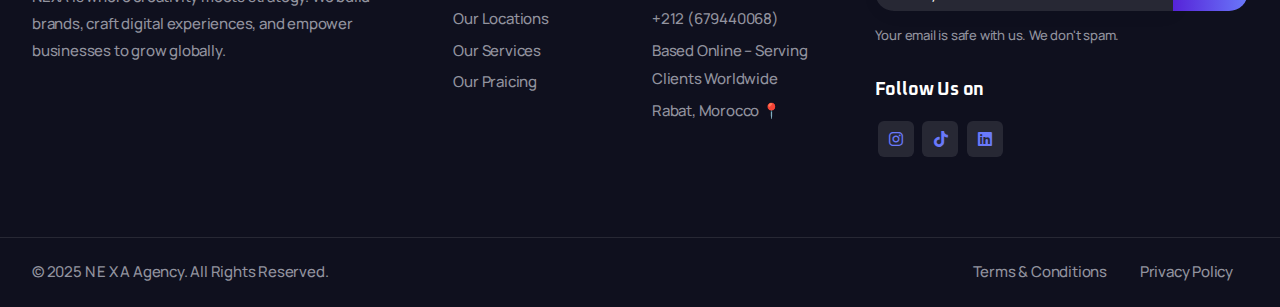
<file: others/Privacy Policy.html>
<!DOCTYPE html>
<html lang="en">
<head>
    <title>N E X A 1337 - Privacy Policy</title>
    <link rel="icon" href="./images/favicon.png" type="image/gif" sizes="16x16">
    <meta content="text/html;charset=utf-8" http-equiv="Content-Type">
    <meta content="width=device-width, initial-scale=1.0" name="viewport" >
    <meta content="N E X A 1337 - digital agency" name="description" >
    <meta content="" name="keywords" >
    <meta content="Marouan Anouar" name="author" >
    <!-- CSS Files
    ================================================== -->
    <link href="css/bootstrap.min.css" rel="stylesheet" type="text/css" id="bootstrap">
    <link href="css/plugins.css" rel="stylesheet" type="text/css" >
    <link href="css/swiper.css" rel="stylesheet" type="text/css" >
    <link href="css/style.css" rel="stylesheet" type="text/css" >
    <link href="css/coloring.css" rel="stylesheet" type="text/css" >
    <!-- color scheme -->
    <link id="colors" href="css/colors/scheme-01.css" rel="stylesheet" type="text/css" >

</head>

<body class="dark-scheme">
    <div id="wrapper">
        <div class="float-text show-on-scroll">
            <span><a href="#">Scroll to top</a></span>
        </div>
        <div class="scrollbar-v show-on-scroll"></div>
        <!-- page preloader begin -->
        <div id="de-loader"></div>
        <!-- page preloader close -->

        <!-- header begin -->
        <header class="transparent">
            <div class="container">
                <div class="row">
                    <div class="col-md-12">
                        <div class="de-flex sm-pt10">
                            <div class="de-flex-col">
                                <div class="de-flex-col">
                                    <!-- logo begin -->
                                    <div id="logo">
                                        <a href="../index.html">
                                            <img class="logo-main" src="images/logo.png" alt="" >
                                            <img class="logo-mobile" src="images/logo-mobile.png" alt="" >
                                        </a>
                                    </div>
                                    <!-- logo close -->
                                </div>
                            </div>
                            <div class="de-flex-col header-col-mid">
                                <ul id="mainmenu">
                                    <li><a class="menu-item" href="../index.html">Home</a></li>
                                    <li><a class="menu-item" href="./about.html">About</a></li>
                                    <li><a class="menu-item" href="locations.html">Locations</a></li>
                                    <li><a class="menu-item" href="services.html">Services</a></li>
                                    <li><a class="menu-item" href="pricing.html">Pricing</a></li>
                                </ul>
                            </div>
                            <div class="de-flex-col">
                                <div class="menu_side_area">
                                    <a href="£" class="btn-main btn-line"><span>N E X A APP</span></a>
                                    <span id="menu-btn"></span>
                                </div>
                            </div>
                        </div>
                    </div>
                </div>
            </div>
        </header>
        <!-- header close -->
        <!-- content begin -->
        <div class="no-bottom no-top" id="content">
            <div id="top"></div>

            <section id="subheader" class="jarallax">
                <img src="images/background/subheader-news-default.webp" class="jarallax-img" alt="">
                <div class="container z-1000">
                    <div class="row">
                        <div class="col-lg-12">
                            <div class="subtitle wow fadeInUp mb-3">Have Questions?</div>
                        </div>
                        <div class="col-lg-6">
                            <h2 class="wow fadeInUp mb20" data-wow-delay=".2s">Privacy Policy – N E X A 1337</h2>
                        </div>                 
                    </div>
                </div>
            </section>

            <section>
                <div class="container">
                    <div class="row">
                        <div class="col-md-8">
                            <div class="blog-read">

    <div class="post-text">
        <h3>Privacy Policy</h3>
        <p>
            At N E X A 1337, your privacy is our priority. We are committed to protecting the personal information you share with us when using our services. 
            This policy explains how we collect, use, and safeguard your data.
        </p>

        <p>
            <strong>Information We Collect:</strong>  
            We may collect personal details such as your name, email address, phone number, and payment information when you interact with our website, 
            purchase services, or contact us. We also collect non-personal data like browser type, IP address, and cookies to improve user experience.
        </p>

        <p>
            <strong>How We Use Your Information:</strong>  
            - To provide and improve our digital services. <br>
            - To process transactions securely. <br>
            - To communicate updates, offers, or support. <br>
            - To comply with legal obligations and protect against fraud.  
        </p>

        <p>
            <strong>Data Protection:</strong>  
            We implement industry-standard security measures to protect your information from unauthorized access, disclosure, or misuse. 
            However, no online transmission is 100% secure, and we encourage users to protect their accounts with strong passwords.
        </p>

        <p>
            <strong>Sharing of Information:</strong>  
            We do not sell or rent your personal information. We may share limited data with trusted partners who help us deliver our services 
            (such as payment processors or hosting providers), always under strict confidentiality agreements.
        </p>

        <p>
            <strong>Your Rights:</strong>  
            You have the right to access, update, or delete your personal information at any time. If you wish to exercise these rights, 
            please contact us directly.
        </p>

        <p>
            <strong>Updates to This Policy:</strong>  
            N E X A 1337 may update this Privacy Policy occasionally. Any changes will be posted on this page with the revised date.
        </p>

        <p>
            If you have any questions about our Privacy Policy, please contact us at: <br>
            <a href="mailto:support@nexa1337.com">support@nexa1337.com</a>
        </p>
    </div>

</div>

                        </div>

                      
                    </div>
                </div>
            </section>
        </div>
        <!-- content close -->
        <!-- footer begin -->
        <footer>
            <div class="container">
                <div class="row gx-5">
                    <div class="col-lg-4">
                        <img src="images/logo.png" alt="" >
                        <div class="spacer-20"></div>
                        <p>NEXA is where creativity meets strategy. We build brands, craft digital experiences, and empower businesses to grow globally.</p>
                    </div>
                    <div class="col-lg-4">
                        <div class="row">
                            <div class="col-lg-6 col-sm-6">
                                <div class="widget">
                                    <h5>Useful Links</h5>
                                    <ul>
                                      <li><a href="about.html">About Us</a></li>
                                <li><a href="locations.html">Our Locations</a></li>
                                <li><a href="service.html">Our Services</a></li>
                                <li><a href="pricing.html">Our Praicing</a></li>
                                    </ul>
                                </div>
                            </div>
                            <div class="col-lg-6 col-sm-6">
                                <div class="widget">
                                    <h5>Contact Us</h5>
                                    <ul>
                                        <li><a href="milto:support@nexa1337.com" target="_blank">support@nexa1337.com</a></li>
                                        <li><a href="https://wa.me/+212679440068">+212 (679440068)</a></li>
                                        <li><a href="#">Based Online – Serving Clients Worldwide</a></li>
                                        <li><a href="#">Rabat, Morocco 📍</a></li>
                                    </ul>
                                </div>
                            </div>
                        </div>
                    </div>
                    <div class="col-lg-4">
                        <div class="widget">
                            <h5>Newsletter</h5>
                            <form action="https://madebydesignesia.com/themes/playhost/blank.php" class="row form-dark" id="form_subscribe" method="post" name="form_subscribe">
                                <div class="col text-center">
                                    <input class="form-control" id="txt_subscribe" name="txt_subscribe" placeholder="enter your email" type="text" > <a href="#" id="btn-subscribe"><i class="arrow_right bg-color-secondary"></i></a>
                                    <div class="clearfix"></div>
                                </div>
                            </form>
                            <div class="spacer-10"></div>
                            <small>Your email is safe with us. We don't spam.</small>
                            <div class="spacer-30"></div>
                            <div class="widget">
                                <h5>Follow Us on</h5>
                                <div class="social-icons">
                                    <a href="https://instagram.com/nexa1337" target="_blank"><i class="fa-brands fa-instagram"></i></a>
                                    <a href="https://tiktok.com/@nexa.1337" target="_blank"><i class="fa-brands fa-tiktok"></i></a>
                                    <a href="https://www.linkedin.com/in/nexa1337" target="_blank"><i class="fa-brands fa-linkedin"></i></a>
                                </div>
                            </div>
                        </div>
                    </div>
                </div>
            </div>
            <div class="subfooter">
                <div class="container">
                    <div class="row">
                        <div class="col-md-12">
                            <div class="de-flex">
                                <div class="de-flex-col">
                                    <a href="../index.html">
                                        © 2025 N E X A Agency. All Rights Reserved.
                                    </a>
                                </div>
                                <ul class="menu-simple">
                                    <li><a href="Terms and Conditions.html">Terms &amp; Conditions</a></li>
                                    <li><a href="Privacy Policy.html">Privacy Policy</a></li>
                                </ul>
                            </div>
                        </div>
                    </div>
                </div>
            </div>
        </footer>
        <!-- footer close -->
    </div>
    
    <!-- Javascript Files
    ================================================== -->
    <script src="js/plugins.js"></script>
    <script src="js/designesia.js"></script>

</body>
</html>
</file>
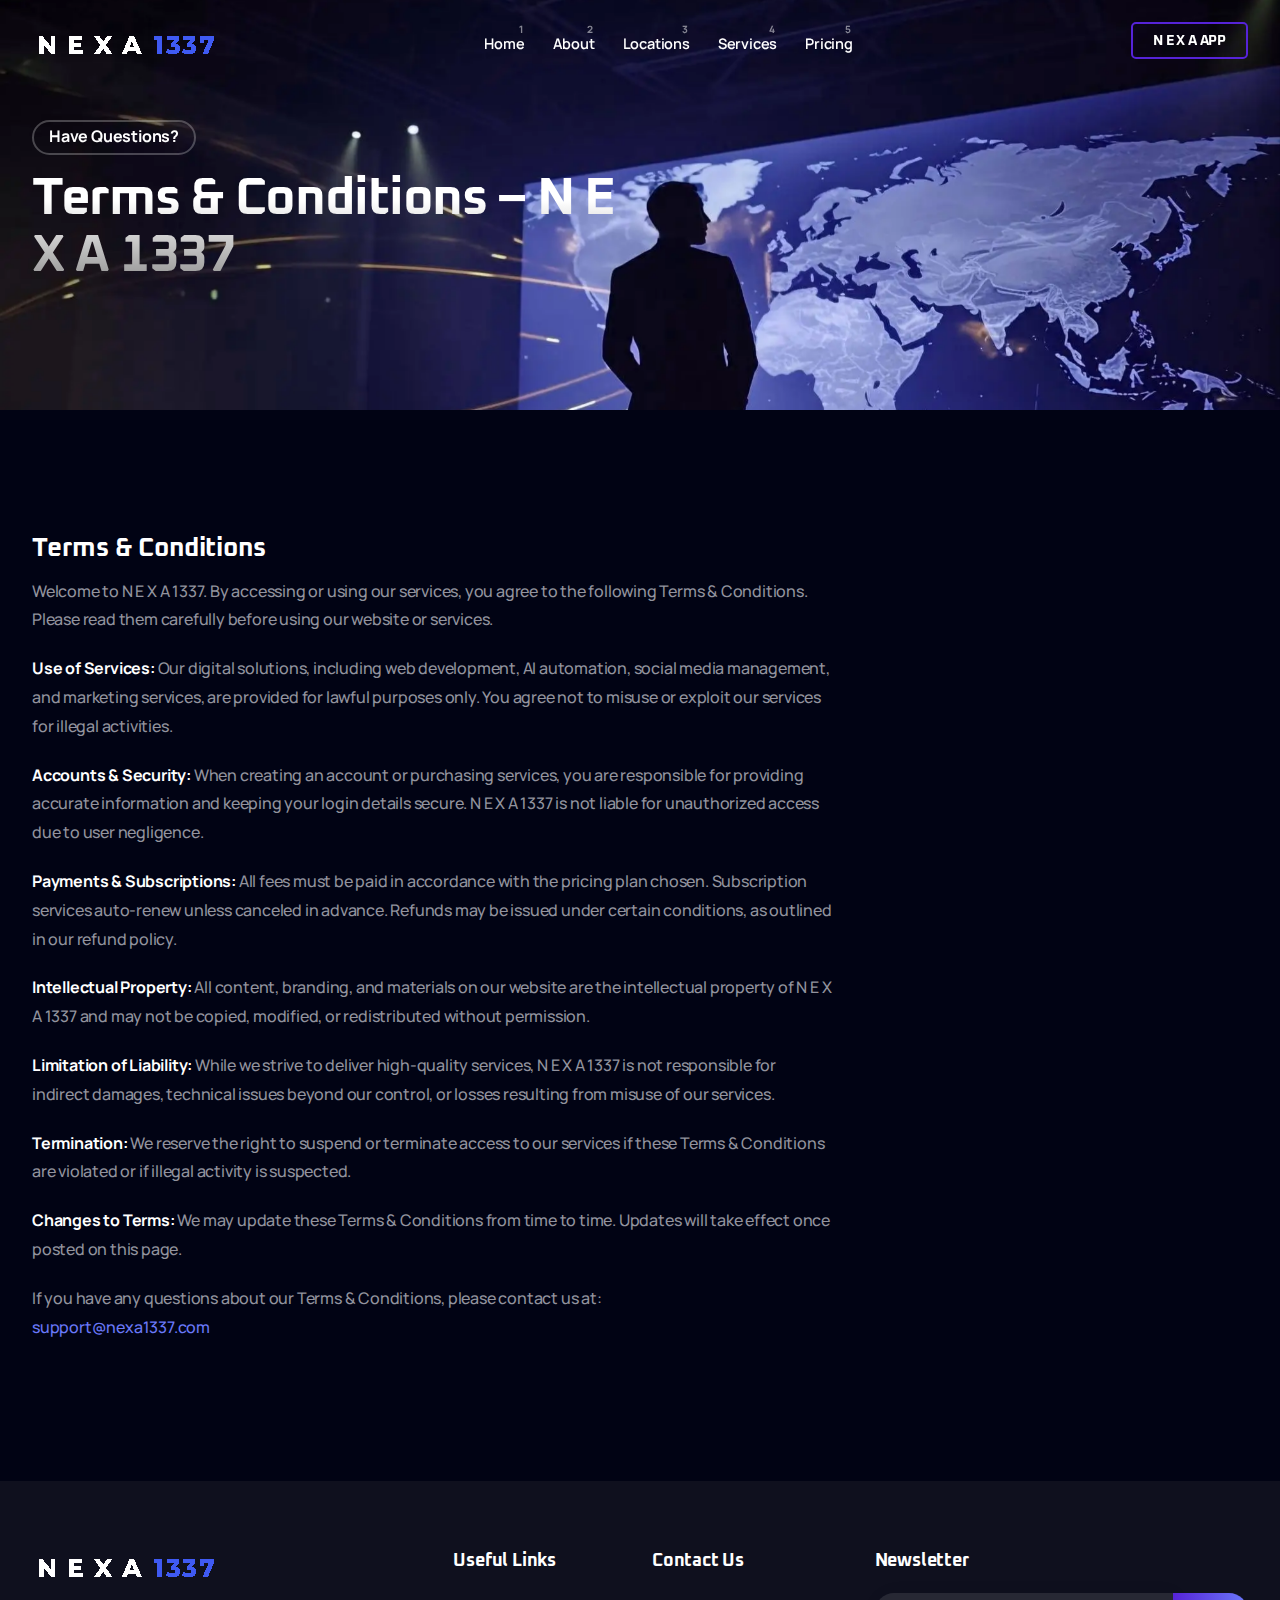
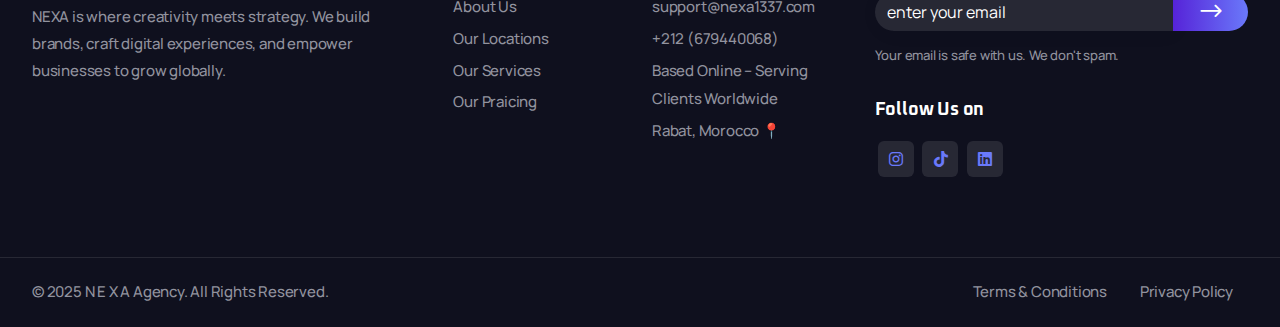
<file: others/Terms and Conditions.html>
<!DOCTYPE html>
<html lang="en">
<head>
    <title>N E X A 1337 - Terms & Conditions</title>
    <link rel="icon" href="./images/favicon.png" type="image/gif" sizes="16x16">
    <meta content="text/html;charset=utf-8" http-equiv="Content-Type">
    <meta content="width=device-width, initial-scale=1.0" name="viewport" >
    <meta content="N E X A 1337 - digital agency" name="description" >
    <meta content="" name="keywords" >
    <meta content="Marouan Anouar" name="author" >
    <!-- CSS Files
    ================================================== -->
    <link href="css/bootstrap.min.css" rel="stylesheet" type="text/css" id="bootstrap">
    <link href="css/plugins.css" rel="stylesheet" type="text/css" >
    <link href="css/swiper.css" rel="stylesheet" type="text/css" >
    <link href="css/style.css" rel="stylesheet" type="text/css" >
    <link href="css/coloring.css" rel="stylesheet" type="text/css" >
    <!-- color scheme -->
    <link id="colors" href="css/colors/scheme-01.css" rel="stylesheet" type="text/css" >

</head>

<body class="dark-scheme">
    <div id="wrapper">
        <div class="float-text show-on-scroll">
            <span><a href="#">Scroll to top</a></span>
        </div>
        <div class="scrollbar-v show-on-scroll"></div>
        <!-- page preloader begin -->
        <div id="de-loader"></div>
        <!-- page preloader close -->

        <!-- header begin -->
        <header class="transparent">
            <div class="container">
                <div class="row">
                    <div class="col-md-12">
                        <div class="de-flex sm-pt10">
                            <div class="de-flex-col">
                                <div class="de-flex-col">
                                    <!-- logo begin -->
                                    <div id="logo">
                                        <a href="../index.html">
                                            <img class="logo-main" src="images/logo.png" alt="" >
                                            <img class="logo-mobile" src="images/logo-mobile.png" alt="" >
                                        </a>
                                    </div>
                                    <!-- logo close -->
                                </div>
                            </div>
                            <div class="de-flex-col header-col-mid">
                                <ul id="mainmenu">
                                    <li><a class="menu-item" href="../index.html">Home</a></li>
                                    <li><a class="menu-item" href="./about.html">About</a></li>
                                    <li><a class="menu-item" href="locations.html">Locations</a></li>
                                    <li><a class="menu-item" href="services.html">Services</a></li>
                                    <li><a class="menu-item" href="pricing.html">Pricing</a></li>
                                </ul>
                            </div>
                            <div class="de-flex-col">
                                <div class="menu_side_area">
                                    <a href="£" class="btn-main btn-line"><span>N E X A APP</span></a>
                                    <span id="menu-btn"></span>
                                </div>
                            </div>
                        </div>
                    </div>
                </div>
            </div>
        </header>
        <!-- header close -->
        <!-- content begin -->
        <div class="no-bottom no-top" id="content">
            <div id="top"></div>

            <section id="subheader" class="jarallax">
                <img src="images/background/subheader-news-default.webp" class="jarallax-img" alt="">
                <div class="container z-1000">
                    <div class="row">
                        <div class="col-lg-12">
                            <div class="subtitle wow fadeInUp mb-3">Have Questions?</div>
                        </div>
                        <div class="col-lg-6">
                            <h2 class="wow fadeInUp mb20" data-wow-delay=".2s">Terms & Conditions – N E X A 1337</h2>
                        </div>                 
                    </div>
                </div>
            </section>

            <section>
                <div class="container">
                    <div class="row">
                        <div class="col-md-8">
                            <div class="blog-read">

    <div class="post-text">
        <h3>Terms & Conditions</h3>
        <p>
            Welcome to N E X A 1337. By accessing or using our services, you agree to the following Terms & Conditions. 
            Please read them carefully before using our website or services.
        </p>

        <p>
            <strong>Use of Services:</strong>  
            Our digital solutions, including web development, AI automation, social media management, and marketing services, 
            are provided for lawful purposes only. You agree not to misuse or exploit our services for illegal activities.
        </p>

        <p>
            <strong>Accounts & Security:</strong>  
            When creating an account or purchasing services, you are responsible for providing accurate information 
            and keeping your login details secure. N E X A 1337 is not liable for unauthorized access due to user negligence.
        </p>

        <p>
            <strong>Payments & Subscriptions:</strong>  
            All fees must be paid in accordance with the pricing plan chosen. Subscription services auto-renew unless canceled in advance.  
            Refunds may be issued under certain conditions, as outlined in our refund policy.
        </p>

        <p>
            <strong>Intellectual Property:</strong>  
            All content, branding, and materials on our website are the intellectual property of N E X A 1337 
            and may not be copied, modified, or redistributed without permission.
        </p>

        <p>
            <strong>Limitation of Liability:</strong>  
            While we strive to deliver high-quality services, N E X A 1337 is not responsible for indirect damages, 
            technical issues beyond our control, or losses resulting from misuse of our services.
        </p>

        <p>
            <strong>Termination:</strong>  
            We reserve the right to suspend or terminate access to our services if these Terms & Conditions are violated 
            or if illegal activity is suspected.
        </p>

        <p>
            <strong>Changes to Terms:</strong>  
            We may update these Terms & Conditions from time to time. Updates will take effect once posted on this page.
        </p>

        <p>
            If you have any questions about our Terms & Conditions, please contact us at: <br>
            <a href="mailto:support@nexa1337.com">support@nexa1337.com</a>
        </p>
    </div>

</div>


                        </div>

                      
                    </div>
                </div>
            </section>
        </div>
        <!-- content close -->
        <!-- footer begin -->
        <footer>
            <div class="container">
                <div class="row gx-5">
                    <div class="col-lg-4">
                        <img src="images/logo.png" alt="" >
                        <div class="spacer-20"></div>
                        <p>NEXA is where creativity meets strategy. We build brands, craft digital experiences, and empower businesses to grow globally.</p>
                    </div>
                    <div class="col-lg-4">
                        <div class="row">
                            <div class="col-lg-6 col-sm-6">
                                <div class="widget">
                                    <h5>Useful Links</h5>
                                    <ul>
                                      <li><a href="about.html">About Us</a></li>
                                <li><a href="locations.html">Our Locations</a></li>
                                <li><a href="service.html">Our Services</a></li>
                                <li><a href="pricing.html">Our Praicing</a></li>
                                    </ul>
                                </div>
                            </div>
                            <div class="col-lg-6 col-sm-6">
                                <div class="widget">
                                    <h5>Contact Us</h5>
                                    <ul>
                                        <li><a href="milto:support@nexa1337.com" target="_blank">support@nexa1337.com</a></li>
                                        <li><a href="https://wa.me/+212679440068">+212 (679440068)</a></li>
                                        <li><a href="#">Based Online – Serving Clients Worldwide</a></li>
                                        <li><a href="#">Rabat, Morocco 📍</a></li>
                                    </ul>
                                </div>
                            </div>
                        </div>
                    </div>
                    <div class="col-lg-4">
                        <div class="widget">
                            <h5>Newsletter</h5>
                            <form action="https://madebydesignesia.com/themes/playhost/blank.php" class="row form-dark" id="form_subscribe" method="post" name="form_subscribe">
                                <div class="col text-center">
                                    <input class="form-control" id="txt_subscribe" name="txt_subscribe" placeholder="enter your email" type="text" > <a href="#" id="btn-subscribe"><i class="arrow_right bg-color-secondary"></i></a>
                                    <div class="clearfix"></div>
                                </div>
                            </form>
                            <div class="spacer-10"></div>
                            <small>Your email is safe with us. We don't spam.</small>
                            <div class="spacer-30"></div>
                            <div class="widget">
                                <h5>Follow Us on</h5>
                                <div class="social-icons">
                                    <a href="https://instagram.com/nexa1337" target="_blank"><i class="fa-brands fa-instagram"></i></a>
                                    <a href="https://tiktok.com/@nexa.1337" target="_blank"><i class="fa-brands fa-tiktok"></i></a>
                                    <a href="https://www.linkedin.com/in/nexa1337" target="_blank"><i class="fa-brands fa-linkedin"></i></a>
                                </div>
                            </div>
                        </div>
                    </div>
                </div>
            </div>
            <div class="subfooter">
                <div class="container">
                    <div class="row">
                        <div class="col-md-12">
                            <div class="de-flex">
                                <div class="de-flex-col">
                                    <a href="../index.html">
                                        © 2025 N E X A Agency. All Rights Reserved.
                                    </a>
                                </div>
                                <ul class="menu-simple">
                                    <li><a href="Terms and Conditions.html">Terms &amp; Conditions</a></li>
                                    <li><a href="Privacy Policy.html">Privacy Policy</a></li>
                                </ul>
                            </div>
                        </div>
                    </div>
                </div>
            </div>
        </footer>
        <!-- footer close -->
    </div>
    
    <!-- Javascript Files
    ================================================== -->
    <script src="js/plugins.js"></script>
    <script src="js/designesia.js"></script>

</body>
</html>
</file>
<file: assets/css/nice-select.css>
.nice-select {
	-webkit-tap-highlight-color: transparent;
	background-color: #fff;
	border-radius: 5px;
	border: solid 1px #e8e8e8;
	box-sizing: border-box;
	clear: both;
	cursor: pointer;
	display: block;
	float: left;
	font-family: inherit;
	font-size: 14px;
	font-weight: normal;
	height: 42px;
	line-height: 40px;
	outline: none;
	padding-left: 18px;
	padding-right: 30px;
	position: relative;
	text-align: left !important;
	-webkit-transition: all 0.2s ease-in-out;
	transition: all 0.2s ease-in-out;
	-webkit-user-select: none;
	-moz-user-select: none;
	-ms-user-select: none;
	user-select: none;
	white-space: nowrap;
	width: auto;
}

.nice-select:hover {
	border-color: #dbdbdb;
}

.nice-select:active,
.nice-select.open,
.nice-select:focus {
	border-color: #999;
}

.nice-select:after {
	border-bottom: 2px solid #999;
	border-right: 2px solid #999;
	content: '';
	display: block;
	height: 5px;
	margin-top: -4px;
	pointer-events: none;
	position: absolute;
	right: 12px;
	top: 50%;
	-webkit-transform-origin: 66% 66%;
	-ms-transform-origin: 66% 66%;
	transform-origin: 66% 66%;
	-webkit-transform: rotate(45deg);
	-ms-transform: rotate(45deg);
	transform: rotate(45deg);
	-webkit-transition: all 0.15s ease-in-out;
	transition: all 0.15s ease-in-out;
	width: 5px;
}

.nice-select.open:after {
	-webkit-transform: rotate(-135deg);
	-ms-transform: rotate(-135deg);
	transform: rotate(-135deg);
}

.nice-select.open .list {
	opacity: 1;
	pointer-events: auto;
	-webkit-transform: scale(1) translateY(0);
	-ms-transform: scale(1) translateY(0);
	transform: scale(1) translateY(0);
}

.nice-select.disabled {
	border-color: #ededed;
	color: #999;
	pointer-events: none;
}

.nice-select.disabled:after {
	border-color: #cccccc;
}

.nice-select.wide {
	width: 100%;
}

.nice-select.wide .list {
	left: 0 !important;
	right: 0 !important;
}

.nice-select.right {
	float: right;
}

.nice-select.right .list {
	left: auto;
	right: 0;
}

.nice-select.small {
	font-size: 12px;
	height: 36px;
	line-height: 34px;
}

.nice-select.small:after {
	height: 4px;
	width: 4px;
}

.nice-select.small .option {
	line-height: 34px;
	min-height: 34px;
}

.nice-select .list {
	background-color: #fff;
	border-radius: 5px;
	box-shadow: 0 0 0 1px rgba(68, 68, 68, 0.11);
	box-sizing: border-box;
	margin-top: 4px;
	opacity: 0;
	overflow: hidden;
	padding: 0;
	pointer-events: none;
	position: absolute;
	top: 100%;
	left: 0;
	-webkit-transform-origin: 50% 0;
	-ms-transform-origin: 50% 0;
	transform-origin: 50% 0;
	-webkit-transform: scale(0.75) translateY(-21px);
	-ms-transform: scale(0.75) translateY(-21px);
	transform: scale(0.75) translateY(-21px);
	-webkit-transition: all 0.2s cubic-bezier(0.5, 0, 0, 1.25), opacity 0.15s ease-out;
	transition: all 0.2s cubic-bezier(0.5, 0, 0, 1.25), opacity 0.15s ease-out;
	z-index: 9;
}


.nice-select .option {
	cursor: pointer;
	font-weight: 400;
	line-height: 40px;
	list-style: none;
	min-height: 40px;
	outline: none;
	padding-left: 18px;
	padding-right: 29px;
	text-align: left;
	-webkit-transition: all 0.2s;
	transition: all 0.2s;
}



.nice-select .option.selected {
	font-weight: bold;
}

.nice-select .option.disabled {
	background-color: transparent;
	color: #999;
	cursor: default;
}

.no-csspointerevents .nice-select .list {
	display: none;
}

.no-csspointerevents .nice-select.open .list {
	display: block;
}
</file>
<file: assets/css/carouselTicker.css>
/**
 * CSS style for carouselTicker
 **/

.carouselTicker__list {
  margin: 10px 0;
  padding: 0;
  list-style-type: none;
  overflow: hidden;
}

.carouselTicker__item {
  margin: 0 0 0 5px;
  float: left;
  border: 4px solid red;
  width: 100px;
  height: 60px;
  line-height: 60px;
  text-align: center;
}

.carouselTicker__loader {
  position: absolute;
  left: 0;
  right: 0;
  top: 0;
  bottom: 0;
  background: #fff url("../images/loader.html") center center no-repeat;
}

/**
 * CSS style for vertical direction
 **/

.carouselTicker_vertical .carouselTicker__list {
  margin: 0;
}

.carouselTicker_vertical .carouselTicker__item {
  margin: 0 0 5px 0;
  border: 4px solid red;
  width: 100px;
  height: 60px;
  line-height: 60px;
  text-align: center;
}

#carouselTicker .carouselTicker__item,
#carouselTicker-destructor-example .carouselTicker__item,
#carouselTicker-buttons-controls-example .carouselTicker__item {
  width: auto;
  height: auto;
  line-height: normal;
}

.carouselTicker__item img {
  vertical-align: top;
}
</file>
